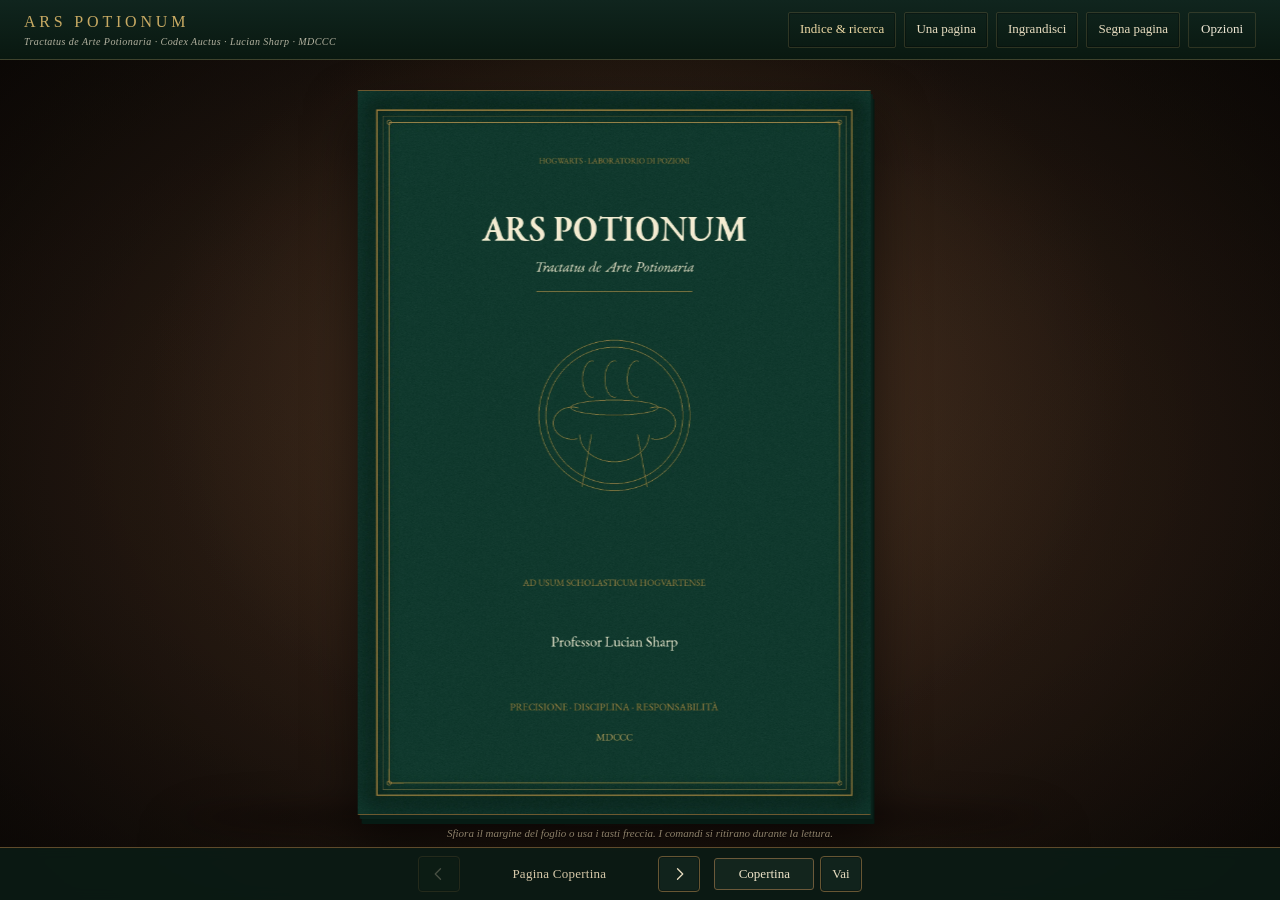
<file: index.html>
<!doctype html>
<html lang="it">
<head>
<meta charset="utf-8">
<meta name="viewport" content="width=device-width,initial-scale=1">
<meta http-equiv="Cache-Control" content="no-cache, no-store, must-revalidate">
<meta http-equiv="Pragma" content="no-cache">
<meta http-equiv="Expires" content="0">
<link rel="icon" href="./favicon.ico?v=20261101-fixed" sizes="16x16 32x32 48x48 64x64">
<link rel="icon" href="./favicon.svg?v=20261101-fixed" type="image/svg+xml" sizes="any">
<link rel="apple-touch-icon" href="./favicon.png?v=20261101-fixed" sizes="180x180">
<title>Ars Potionum · Manuale di Pozioni</title>
<meta name="robots" content="noarchive">
<style>
html,body{margin:0;width:100%;height:100%;overflow:hidden;background:#071811}
#book{display:block;width:100%;height:100%;border:0}
#scholar-presence{display:none!important}
@media print{html,body,#book,#scholar-presence{display:none!important}}
</style>
</head>
<body>
<iframe id="book" src="viewer/ars-potionum-viewer.html?v=20261101-single-turn-2" title="Ars Potionum" allow="fullscreen" allowfullscreen></iframe>

<div id="scholar-presence" aria-live="polite">
  <span class="presence-dot" aria-hidden="true"></span>
  <span id="scholar-presence-text">0 studiosi online</span>
</div>

<script>
(() => {
  const frame = document.getElementById('book');
  const blockedShortcut = (e) => {
    const k = String(e.key || '').toLowerCase();
    const cmd = e.ctrlKey || e.metaKey;
    if (
      (cmd && ['s','u','p'].includes(k)) ||
      (cmd && e.shiftKey && ['i','j','c'].includes(k)) ||
      k === 'f12'
    ) {
      e.preventDefault();
      e.stopPropagation();
      return false;
    }
  };

  const installInlinePresence = (viewerDoc) => {
    try {
      const inner = viewerDoc.getElementById('content');
      if (!inner) return;

      const install = () => {
        try {
          const d = inner.contentDocument;
          if (!d || !d.body || d.getElementById('scholar-presence-inline')) return;

          const normalize = value => String(value || '').replace(/\s+/g, ' ').trim();
          let tabula = d.getElementById('chapters');
          if (!tabula) {
            const nodes = Array.from(d.querySelectorAll('select,button,[role="button"],[role="combobox"],div,span'));
            tabula = nodes.find(el => normalize(el.textContent).includes('Tabula Materiarum'));
          }
          if (!tabula || !tabula.parentNode) return;

          const badge = d.createElement('span');
          badge.id = 'scholar-presence-inline';
          badge.setAttribute('aria-live', 'polite');
          badge.style.cssText = [
            'display:inline-flex',
            'align-items:center',
            'justify-content:center',
            'gap:6px',
            'flex:0 0 auto',
            'box-sizing:border-box',
            'min-height:38px',
            'padding:7px 10px',
            'margin-right:8px',
            'border:1px solid rgba(190,155,80,.55)',
            'border-radius:6px',
            'background:rgba(8,35,26,.72)',
            'color:#e8dfbf',
            'font:italic 11px/1.2 Georgia,"Times New Roman",serif',
            'white-space:nowrap',
            'pointer-events:none',
            'user-select:none',
            'vertical-align:middle'
          ].join(';');

          const dot = d.createElement('span');
          dot.setAttribute('aria-hidden','true');
          dot.style.cssText = 'width:5px;height:5px;border-radius:50%;background:#9bae7b;box-shadow:0 0 5px rgba(155,174,123,.35);flex:0 0 auto';

          const text = d.createElement('span');
          text.id = 'scholar-presence-inline-text';
          const fallback = document.getElementById('scholar-presence-text');
          text.textContent = fallback ? fallback.textContent : '0 studiosi online';

          badge.append(dot, text);
          tabula.parentNode.insertBefore(badge, tabula);

          const fitToolbar = () => {
            try {
              const vw = d.documentElement.clientWidth || inner.clientWidth || 0;
              if (vw < 760) {
                badge.style.minHeight = '32px';
                badge.style.padding = '5px 7px';
                badge.style.fontSize = '9px';
                badge.style.marginRight = '5px';
              }

              const parent = tabula.parentElement;
              if (!parent || vw < 760) return;
              const children = Array.from(parent.children).filter(el => {
                const s = d.defaultView.getComputedStyle(el);
                return s.display !== 'none' && s.position !== 'absolute' && s.position !== 'fixed';
              });
              const rightEdge = Math.max(...children.map(el => el.getBoundingClientRect().right));
              const overflow = rightEdge - (vw - 10);
              const rect = tabula.getBoundingClientRect();
              if (overflow > 0 && rect.width > 220) {
                const width = Math.max(220, Math.floor(rect.width - overflow - 8));
                tabula.style.width = width + 'px';
                tabula.style.maxWidth = width + 'px';
                tabula.style.minWidth = '0';
                tabula.style.flex = '0 1 ' + width + 'px';
                tabula.style.whiteSpace = 'nowrap';
                tabula.style.overflow = 'hidden';
                tabula.style.textOverflow = 'ellipsis';
              }
            } catch (_) {}
          };

          d.defaultView.requestAnimationFrame(fitToolbar);
          d.defaultView.addEventListener('resize', fitToolbar, {passive:true});
        } catch (_) {}
      };

      if (!inner.__arsPresenceBound) {
        inner.__arsPresenceBound = true;
        inner.addEventListener('load', install);
      }
      install();
      window.setTimeout(install, 300);
      window.setTimeout(install, 1200);
    } catch (_) {}
  };

  const protect = () => {
    try {
      const d = frame.contentDocument;
      const w = frame.contentWindow;
      if (!d || !w) return;

      installInlinePresence(d);

      const download = d.getElementById('download');
      if (download) download.remove();

      const style = d.createElement('style');
      style.textContent = `
        img{-webkit-user-drag:none!important;user-drag:none!important}
        @media print{html,body{display:none!important}}
      `;
      d.head.appendChild(style);

      d.addEventListener('contextmenu', e => e.preventDefault(), true);
      d.addEventListener('dragstart', e => e.preventDefault(), true);
      d.addEventListener('selectstart', e => e.preventDefault(), true);
      d.addEventListener('copy', e => e.preventDefault(), true);
      d.addEventListener('cut', e => e.preventDefault(), true);
      d.addEventListener('keydown', blockedShortcut, true);
      w.addEventListener('keydown', blockedShortcut, true);
    } catch (_) {}
  };

  frame.addEventListener('load', protect);
  document.addEventListener('contextmenu', e => e.preventDefault(), true);
  document.addEventListener('dragstart', e => e.preventDefault(), true);
  document.addEventListener('keydown', blockedShortcut, true);
})();

(() => {
  const label = document.getElementById('scholar-presence-text');
  if (!label) return;

  const API = 'https://abacus.jasoncameron.dev';
  const NAMESPACE = 'ars-potionum-razor5489-presence-9f3b2c7a';
  const MARKER = 'arsPotionumPresenceMinuteV2';
  let syncing = false;

  const render = (count) => {
    const n = Math.max(0, Number(count) || 0);
    const text = n === 1 ? '1 studioso online' : `${n} studiosi online`;
    label.textContent = text;
    try {
      const outer = document.getElementById('book');
      const viewerDoc = outer && outer.contentDocument;
      const inner = viewerDoc && viewerDoc.getElementById('content');
      const bookDoc = inner && inner.contentDocument;
      const inline = bookDoc && bookDoc.getElementById('scholar-presence-inline-text');
      if (inline) inline.textContent = text;
    } catch (_) {}
  };

  const minuteId = () => String(Math.floor(Date.now() / 60000));
  const counterKey = (minute) => `online-${minute}`;

  const readCounter = async (minute) => {
    const res = await fetch(`${API}/get/${NAMESPACE}/${counterKey(minute)}?t=${Date.now()}`, {
      cache: 'no-store',
      mode: 'cors'
    });
    if (res.status === 404) return 0;
    if (!res.ok) throw new Error(`Presence read failed: ${res.status}`);
    const data = await res.json();
    return Math.max(0, Number(data.value) || 0);
  };

  const hitCounter = async (minute) => {
    const res = await fetch(`${API}/hit/${NAMESPACE}/${counterKey(minute)}?t=${Date.now()}`, {
      cache: 'no-store',
      mode: 'cors'
    });
    if (!res.ok) throw new Error(`Presence hit failed: ${res.status}`);
    const data = await res.json();
    return Math.max(0, Number(data.value) || 0);
  };

  const syncPresence = async () => {
    if (syncing) return;
    syncing = true;
    const minute = minuteId();
    let hitValue = null;

    try {
      let lastMinute = null;
      try { lastMinute = localStorage.getItem(MARKER); } catch (_) {}

      if (lastMinute !== minute) {
        try { localStorage.setItem(MARKER, minute); } catch (_) {}
        try {
          hitValue = await hitCounter(minute);
        } catch (error) {
          try {
            if (localStorage.getItem(MARKER) === minute) localStorage.removeItem(MARKER);
          } catch (_) {}
          throw error;
        }
      }

      const current = await readCounter(minute).catch(() => hitValue);
      if (current !== null && current !== undefined) render(current);
    } catch (_) {
      if (hitValue !== null) render(hitValue);
    } finally {
      syncing = false;
    }
  };

  syncPresence();
  window.setInterval(syncPresence, 5000);
  window.addEventListener('focus', syncPresence);
  window.addEventListener('pageshow', syncPresence);
  document.addEventListener('visibilitychange', () => {
    if (!document.hidden) syncPresence();
  });
})();
</script>
</body>
</html>
</file>
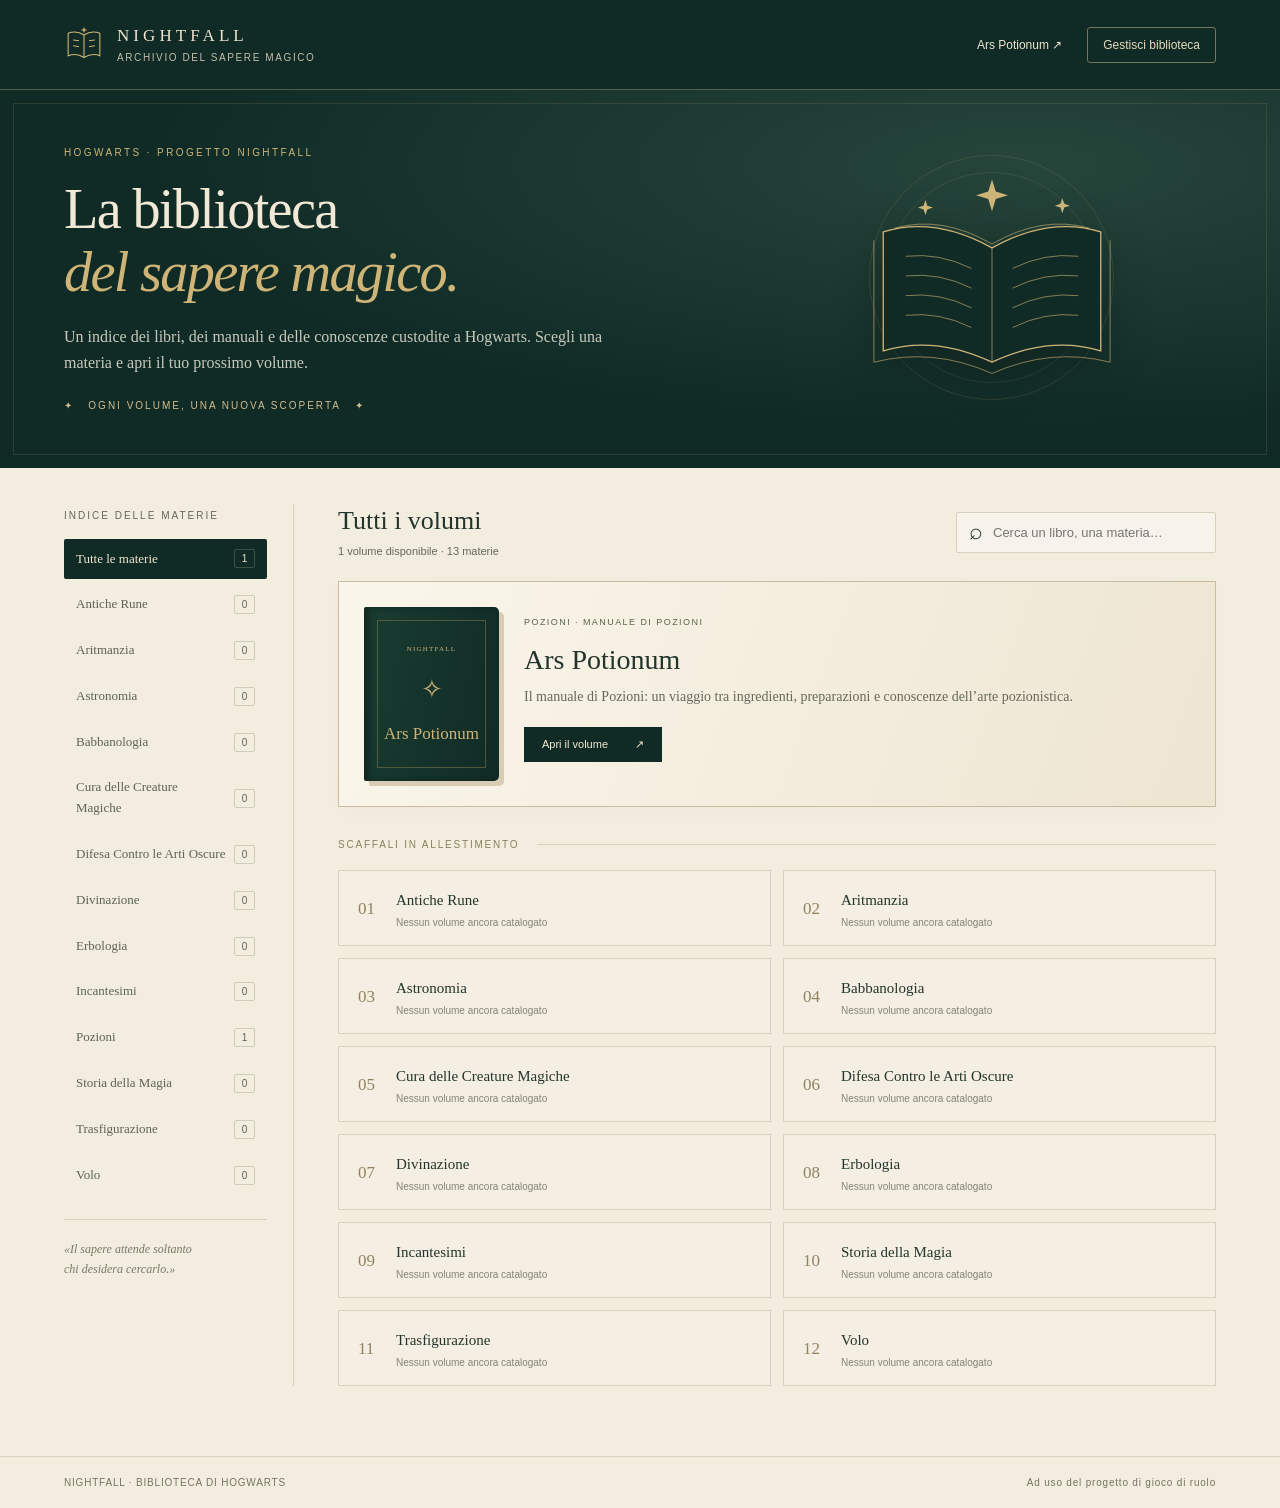
<file: glossario.html>
<!doctype html>
<html lang="it">
<head>
<meta charset="utf-8"><meta name="viewport" content="width=device-width,initial-scale=1">
<title>Biblioteca di Hogwarts · Nightfall</title>
<meta name="description" content="Il glossario dei libri di Hogwarts per Nightfall. Esplora i volumi e i manuali, materia per materia."><meta name="theme-color" content="#102b26">
<link rel="icon" href="data:image/svg+xml,%3Csvg xmlns='http://www.w3.org/2000/svg' viewBox='0 0 64 64'%3E%3Crect width='64' height='64' rx='14' fill='%23102b26'/%3E%3Cpath d='M12 17q10-4 20 2 10-6 20-2v32q-10-4-20 2-10-6-20-2zM32 19v32' stroke='%23d2b578' stroke-width='3' fill='none'/%3E%3C/svg%3E">
<style>
:root{--green:#102b26;--deep:#0a1e1a;--gold:#cfb477;--paper:#f3eddf;--ink:#23342c;--muted:#666959;--line:#d8cfbc;--red:#743c3a}*{box-sizing:border-box}body{margin:0;background:var(--paper);color:var(--ink);font:16px/1.6 Georgia,'Times New Roman',serif}button,input,select,textarea{font:inherit}button,a{touch-action:manipulation}button{cursor:pointer}button:focus-visible,a:focus-visible,input:focus-visible,select:focus-visible,textarea:focus-visible{outline:3px solid #a47d31;outline-offset:4px}a{color:inherit}button{border:0}header{background:var(--green);color:#eee4cf;border-bottom:1px solid #526048;padding:22px 5vw;display:flex;align-items:center;justify-content:space-between;gap:20px}.brand{display:flex;align-items:center;gap:13px;text-decoration:none}.brand svg{width:40px;height:40px;color:var(--gold)}.wordmark{letter-spacing:.24em;font-size:17px}.brand small{display:block;letter-spacing:.16em;font:10px/1.8 Arial,sans-serif;color:#c4bda9}.toplinks{display:flex;gap:25px;align-items:center;font:12px Arial,sans-serif}.toplinks a{text-decoration:none}.manage{background:none;color:#e7d9ba;border:1px solid #74775a;padding:10px 15px;border-radius:3px}.hero{background:radial-gradient(ellipse at 80% 20%,#26453b 0,transparent 60%),var(--green);color:#f1e8d5;padding:55px 5vw 57px;display:grid;grid-template-columns:1.5fr 1fr;gap:30px;position:relative;overflow:hidden}.hero:after{content:'';position:absolute;inset:13px;pointer-events:none;border:1px solid #cfb47725}.eyebrow{font:10px/1.5 Arial,sans-serif;letter-spacing:.24em;text-transform:uppercase;color:var(--gold)}h1{font-weight:400;font-size:clamp(37px,4.4vw,65px);line-height:1.12;margin:18px 0 20px;letter-spacing:-.03em}h1 em{color:var(--gold);font-weight:400}.hero p{color:#c8cabc;max-width:540px;font-size:16px;margin:0}.hero-art{display:flex;align-items:center;justify-content:center;position:relative}.hero-art svg{width:300px;max-width:100%;color:var(--gold);filter:drop-shadow(0 15px 20px #0004)}.hero-art .circle{position:absolute;width:245px;height:245px;border:1px solid #cfb47725;border-radius:50%}.hero-art .circle:after{content:'';position:absolute;inset:16px;border:1px solid #cfb47720;border-radius:50%}.hero-note{margin-top:24px;font:10px Arial,sans-serif;letter-spacing:.2em;color:#d1bd8d}.layout{max-width:1440px;margin:auto;padding:36px 5vw 70px;display:grid;grid-template-columns:230px minmax(0,1fr);gap:44px}aside{border-right:1px solid var(--line);padding-right:26px}.sectionlabel{font:10px Arial,sans-serif;letter-spacing:.2em;text-transform:uppercase;color:var(--muted);margin:6px 0 18px}.subjects{display:grid;gap:5px}.subject{display:flex;align-items:center;justify-content:space-between;gap:8px;text-align:left;background:none;color:#5d6357;padding:10px 12px;border-radius:2px;font-size:13px}.subject[aria-pressed=true]{background:var(--green);color:#f1e6cd}.count{font:10px Arial,sans-serif;border:1px solid #8c92715c;min-width:21px;text-align:center;padding:3px;border-radius:2px;flex-shrink:0}.sidenote{font-size:12px;font-style:italic;color:#787967;border-top:1px solid var(--line);margin-top:24px;padding-top:20px}.toolbar{display:flex;align-items:center;justify-content:space-between;gap:20px;margin-bottom:24px}h2{font-size:26px;font-weight:400;line-height:1.3;margin:0}.results{font:11px Arial,sans-serif;color:var(--muted);margin-top:8px}.search{position:relative;width:260px}.search input{width:100%;background:#fff5;border:1px solid var(--line);padding:12px 14px 12px 36px;font:13px Arial,sans-serif;border-radius:2px;color:var(--ink)}.search span{position:absolute;left:13px;top:7px;font-size:23px}.bookcard{display:grid;grid-template-columns:135px 1fr;gap:25px;padding:25px;border:1px solid #c9bd9f;background:linear-gradient(110deg,#faf6eb,#eee5d2);position:relative;box-shadow:0 5px 20px #402c1105}.cover{min-height:174px;background:linear-gradient(100deg,#193c31,#102b26);color:var(--gold);padding:13px;border-radius:2px 5px 5px 2px;box-shadow:5px 5px 0 #d8ccb2,inset 5px 0 6px #0005;display:flex;text-align:center;flex-direction:column;align-items:center;justify-content:center}.cover-inner{border:1px solid #b89a585f;width:100%;height:100%;padding:17px 6px;display:flex;align-items:center;justify-content:center;flex-direction:column;gap:14px}.cover-name{font-size:17px;line-height:1.2;overflow-wrap:anywhere}.cover-symbol{font-size:26px}.cover small{font-size:7px;letter-spacing:.17em}.bookcard h3{font-weight:400;font-size:28px;line-height:1.2;margin:10px 0}.tag{font:9px Arial,sans-serif;letter-spacing:.16em;text-transform:uppercase;color:#596447}.bookcard p{font-size:14px;color:var(--muted);margin:10px 0 18px;max-width:570px;overflow-wrap:anywhere}.read{display:inline-flex;gap:27px;align-items:center;background:var(--green);color:#f6ead1;text-decoration:none;padding:10px 17px;font:11px Arial,sans-serif;border:1px solid var(--green)}.read:hover{background:#284b3b}.author{font-size:11px;color:#747765;margin:12px 0 0}.divider{display:flex;gap:18px;align-items:center;color:#8b805d;font:10px Arial,sans-serif;letter-spacing:.18em;text-transform:uppercase;margin:32px 0 20px}.divider:after{content:'';flex:1;height:1px;background:var(--line)}.emptygrid{display:grid;grid-template-columns:repeat(2,minmax(0,1fr));gap:12px}.emptycard{border:1px solid var(--line);padding:17px 19px;background:#ffffff20;display:flex;gap:14px;align-items:center}.roman{color:#908260;font-size:17px;min-width:24px}.emptycard h3{font-size:15px;font-weight:400;margin:0}.emptycard p{font:10px Arial,sans-serif;color:#858471;margin:5px 0 0}.books{display:grid;gap:16px}.noresult{border:1px dashed var(--line);padding:40px;text-align:center;color:var(--muted)}footer{border-top:1px solid var(--line);padding:20px 5vw;display:flex;justify-content:space-between;gap:15px;font:10px Arial,sans-serif;letter-spacing:.08em;color:#767462}.draftbanner{background:#e8d9b9;color:#5a4226;padding:12px 5vw;font:12px Arial,sans-serif}.draftbanner[hidden]{display:none}dialog{border:1px solid #a38e60;border-radius:4px;background:var(--paper);color:var(--ink);width:min(760px,94vw);max-height:90dvh;padding:26px;box-shadow:0 20px 100px #0007}dialog::backdrop{background:#061d17b8;backdrop-filter:blur(3px)}.dialogtop{display:flex;justify-content:space-between;align-items:center;gap:20px}.close{background:none;font-size:26px;color:var(--ink)}.notice{font:12px/1.6 Arial,sans-serif;color:#65614f;background:#e8e0cd;padding:14px;margin:18px 0}.formgrid{display:grid;grid-template-columns:1fr 1fr;gap:13px}label{display:block;font:12px/1.5 Arial,sans-serif}label input,label textarea,label select{width:100%;margin-top:5px;padding:10px;border:1px solid #c6bda9;background:#fff9;color:var(--ink);border-radius:2px;font:14px Arial,sans-serif}.full{grid-column:1/-1}.actions{display:flex;gap:10px;flex-wrap:wrap;margin:18px 0}.btn{padding:11px 15px;border:1px solid #b4aa91;color:var(--ink);background:transparent;font:12px Arial,sans-serif;border-radius:2px}.primary{background:var(--green);color:var(--paper);border-color:var(--green)}.editorlist{display:grid;gap:8px;margin:12px 0 24px}.editorrow{display:flex;align-items:center;justify-content:space-between;gap:10px;border-bottom:1px solid var(--line);padding:9px 0}.editorrow strong{font-size:15px;font-weight:400;overflow-wrap:anywhere}.editorrow small{display:block;font:10px Arial,sans-serif;color:var(--muted)}.editorrow .btn{padding:7px;font-size:10px}.status{font:12px Arial,sans-serif;color:#4e613c;min-height:18px}.instructions{font:12px/1.8 Arial,sans-serif}.instructions ol{padding-left:20px}.deleteconfirm{font:12px Arial,sans-serif;background:#ead6cd;padding:12px}.deleteconfirm[hidden]{display:none}details{border-top:1px solid var(--line);padding-top:16px}summary{cursor:pointer;font:13px Arial,sans-serif}body:has(dialog[open]){overflow:hidden}@media(min-width:1600px){.hero{padding-left:max(5vw,calc((100vw - 1296px)/2));padding-right:max(5vw,calc((100vw - 1296px)/2))}}@media(max-width:850px){.layout{grid-template-columns:185px 1fr;gap:23px}.toolbar{align-items:flex-start;flex-direction:column}.search{width:100%}.hero-art svg{width:230px}.hero-art .circle{width:190px;height:190px}.emptygrid{grid-template-columns:1fr}}@media(max-width:600px){header{padding:17px 6vw}.toplinks>a{display:none}.manage{font-size:10px;padding:9px}.wordmark{font-size:14px}.brand svg{width:30px}.hero{padding:38px 6vw;display:block}.hero-art{display:none}.hero p{font-size:14px}.layout{padding:25px 6vw 40px;display:block}aside{border-right:0;padding:0;margin-bottom:26px}.subjects{display:flex;overflow-x:auto;padding:4px 2px 10px}.subject{white-space:nowrap;flex-shrink:0;border:1px solid var(--line);font-size:12px}.sidenote{display:none}.sectionlabel{margin-bottom:9px}.toolbar{gap:15px}h2{font-size:25px}.bookcard{grid-template-columns:85px 1fr;padding:17px;gap:18px}.cover{min-height:135px;padding:8px;align-self:start}.cover-inner{padding:10px 3px;gap:12px}.cover-name{font-size:13px}.cover small{font-size:6px}.bookcard h3{font-size:23px}.bookcard p{font-size:12px}.read{gap:12px;font-size:10px;padding:10px 12px}.formgrid{grid-template-columns:1fr}.full{grid-column:auto}dialog{padding:18px}.editorrow{align-items:flex-start;flex-direction:column}footer{font-size:8px}.hero-note{font-size:8px}.emptygrid{grid-template-columns:1fr}}
@media(prefers-reduced-motion:no-preference){.read,.subject,.btn{transition:background .18s,color .18s}}
</style>
</head>
<body>
<header><a class="brand" href="./glossario.html" aria-label="Nightfall, biblioteca"><svg viewBox="0 0 48 48" fill="none" aria-hidden="true"><path d="M5 10q10-4 19 2 9-6 19-2v27q-9-4-19 2-9-6-19-2zM24 12v27M11 18l7 1m-7 6 7 1m12-7 7-1m-7 8 7-1" stroke="currentColor" stroke-width="1.3"/><path d="m24 2 1 3 3 1-3 1-1 3-1-3-3-1 3-1z" fill="currentColor"/></svg><span><span class="wordmark">NIGHTFALL</span><small>ARCHIVIO DEL SAPERE MAGICO</small></span></a><nav class="toplinks" aria-label="Navigazione principale"><a href="https://razor5489.github.io/Ars-Potium/" target="_blank" rel="noopener noreferrer">Ars Potionum ↗</a><button class="manage" id="manage">Gestisci biblioteca</button></nav></header>
<div class="draftbanner" id="draftbanner" hidden>Stai visualizzando una bozza locale. Per pubblicarla, scarica l’HTML aggiornato e caricalo su GitHub.</div>
<section class="hero"><div><div class="eyebrow">Hogwarts · Progetto Nightfall</div><h1>La biblioteca<br><em>del sapere magico.</em></h1><p>Un indice dei libri, dei manuali e delle conoscenze custodite a Hogwarts. Scegli una materia e apri il tuo prossimo volume.</p><div class="hero-note">✦ &nbsp; OGNI VOLUME, UNA NUOVA SCOPERTA &nbsp; ✦</div></div><div class="hero-art" aria-hidden="true"><div class="circle"></div><svg viewBox="0 0 320 230" fill="none"><path d="M44 66q55-17 116 17 61-34 116-17v127q-55-17-116 12-61-29-116-12z" fill="#102b26" stroke="currentColor" stroke-width="1.4"/><path d="M34 75v130q63-16 126 12 63-28 126-12V75M160 83v122M56 62q51-14 104 17 53-31 104-17M68 92q36-4 70 13m-70 8q36-4 70 13m-70 8q36-4 70 13m-70 8q36-4 70 13m44-63q34-17 70-13m-70 34q34-17 70-13m-70 34q34-17 70-13m-70 34q34-17 70-13" stroke="currentColor" stroke-width="1" opacity=".65"/><path d="m160 10 4 13 13 4-13 4-4 13-4-13-13-4 13-4zM89 32l2 6 6 2-6 2-2 6-2-6-6-2 6-2zM235 30l2 6 6 2-6 2-2 6-2-6-6-2 6-2z" fill="currentColor"/></svg></div></section>
<div class="layout"><aside><div class="sectionlabel">Indice delle materie</div><nav class="subjects" id="subjects" aria-label="Filtra per materia"></nav><div class="sidenote">«Il sapere attende soltanto<br>chi desidera cercarlo.»</div></aside><main id="main"><div class="toolbar"><div><h2 id="heading">Tutti i volumi</h2><div class="results" id="results" role="status"></div></div><label class="search"><span aria-hidden="true">⌕</span><input id="search" type="search" placeholder="Cerca un libro, una materia…" aria-label="Cerca nella biblioteca"></label></div><div id="books" class="books"></div><div id="waiting"></div></main></div>
<footer><span>NIGHTFALL · BIBLIOTECA DI HOGWARTS</span><span>Ad uso del progetto di gioco di ruolo</span></footer>
<dialog id="editor" aria-labelledby="editorTitle"><div class="dialogtop"><h2 id="editorTitle">Il registro del bibliotecario</h2><button class="close" id="closeEditor" aria-label="Chiudi gestione">×</button></div><p class="notice">Aggiungi i link e scarica il file HTML aggiornato. Le modifiche in questa pagina sono una <strong>bozza locale</strong>: diventano visibili a tutti soltanto dopo il caricamento su GitHub. Questo pannello non richiede credenziali e non modifica direttamente il sito pubblico.</p><form id="bookform"><div class="formgrid"><label>Titolo del libro *<input id="title" required maxlength="120" placeholder="Es. Manuale di Incantesimi"></label><label>Materia *<input id="subjectInput" list="subjectOptions" required maxlength="80" placeholder="Scegli o scrivi una materia"><datalist id="subjectOptions"></datalist></label><label class="full">Link del libro *<input id="url" type="url" required maxlength="2000" placeholder="https://…"></label><label class="full">Descrizione<textarea id="description" rows="2" maxlength="500" placeholder="Una breve presentazione del volume"></textarea></label><label>Autore / professore<input id="author" maxlength="100" placeholder="Facoltativo"></label><label>Tipologia<input id="kind" maxlength="60" placeholder="Es. Manuale, dispensa, raccolta"></label></div><div class="actions"><button class="btn primary" type="submit" id="saveBook">Aggiungi libro</button><button class="btn" type="button" id="resetForm">Nuovo libro</button></div></form><p class="status" id="status" role="status"></p><div class="sectionlabel">Volumi nel registro</div><div class="editorlist" id="editorlist"></div><div class="deleteconfirm" id="deleteconfirm" hidden>Eliminare questo libro dalla bozza? <button class="btn" id="confirmDelete">Elimina</button> <button class="btn" id="cancelDelete">Annulla</button></div><div class="actions"><button class="btn primary" id="download">↓ Scarica HTML aggiornato</button></div><details><summary>Come pubblico i nuovi libri?</summary><div class="instructions"><ol><li>Aggiungi o modifica i libri nel registro.</li><li>Premi <strong>Scarica HTML aggiornato</strong>: otterrai <code>glossario.html</code>.</li><li>Apri <a href="https://github.com/Razor5489/Ars-Potium/upload/main" target="_blank" rel="noopener noreferrer">il caricamento file su GitHub ↗</a>, trascina il file nella cartella principale e conferma con <strong>Commit changes</strong>.</li><li>Attendi l’aggiornamento di GitHub Pages e ricarica questa pagina.</li></ol><p>Puoi aggiungere più libri alla stessa materia o scrivere una nuova materia. Conserva il file scaricato prima di chiudere la pagina.</p></div></details></dialog>
<script type="application/json" id="catalog-data">{"subjects":["Astronomia","Cura delle Creature Magiche","Difesa Contro le Arti Oscure","Divinazione","Erbologia","Incantesimi","Pozioni","Storia della Magia","Trasfigurazione","Antiche Rune","Aritmanzia","Babbanologia","Volo"],"books":[{"id":"ars-potionum","title":"Ars Potionum","subject":"Pozioni","url":"https://razor5489.github.io/Ars-Potium/","description":"Il manuale di Pozioni: un viaggio tra ingredienti, preparazioni e conoscenze dell’arte pozionistica.","author":"","kind":"Manuale di Pozioni"}]}</script>
<script>
'use strict';
const sourceTemplate=document.documentElement.cloneNode(true);
const initial=JSON.parse(document.getElementById('catalog-data').textContent);
let data=structuredClone(initial),selected='',editing=null,pendingDelete=null,dirty=false;
const $=id=>document.getElementById(id);
const normalize=s=>s.normalize('NFD').replace(/[\u0300-\u036f]/g,'').toLocaleLowerCase('it');
const allSubjects=()=>[...new Set([...data.subjects,...data.books.map(b=>b.subject)])].sort((a,b)=>a.localeCompare(b,'it'));
const el=(tag,cls,text)=>{const e=document.createElement(tag);if(cls)e.className=cls;if(text!==undefined)e.textContent=text;return e;};
function validUrl(value){try{const u=new URL(value);return ['https:','http:'].includes(u.protocol)&&!u.username&&!u.password;}catch{return false;}}
function render(){
 const subjects=allSubjects(),query=normalize($('search').value.trim());
 $('subjects').replaceChildren();
 for(const name of ['',...subjects]){const button=el('button','subject');button.type='button';button.setAttribute('aria-pressed',String(selected===name));button.append(el('span','',name||'Tutte le materie'),el('span','count',String(data.books.filter(b=>!name||b.subject===name).length)));button.onclick=()=>{selected=name;render();};$('subjects').append(button);}
 $('heading').textContent=selected||'Tutti i volumi';
 const filtered=data.books.filter(b=>(!selected||b.subject===selected)&&normalize([b.title,b.subject,b.author,b.description,b.kind].join(' ')).includes(query)).sort((a,b)=>a.title.localeCompare(b.title,'it'));
 $('results').textContent=`${filtered.length} ${filtered.length===1?'volume disponibile':'volumi disponibili'}${selected?' · '+selected:' · '+subjects.length+' materie'}`;
 $('books').replaceChildren();
 for(const book of filtered){const card=el('article','bookcard'),cover=el('div','cover'),inner=el('div','cover-inner');cover.setAttribute('aria-hidden','true');inner.append(el('small','','NIGHTFALL'),el('span','cover-symbol','✧'),el('span','cover-name',book.title));cover.append(inner);const body=el('div');body.append(el('span','tag',book.subject+(book.kind?' · '+book.kind:'')),el('h3','',book.title));if(book.description)body.append(el('p','',book.description));const link=el('a','read','Apri il volume');link.href=book.url;link.target='_blank';link.rel='noopener noreferrer';link.setAttribute('aria-label','Apri '+book.title+' (nuova scheda)');link.append(el('span','','↗'));body.append(link);if(book.author)body.append(el('div','author',book.author));card.append(cover,body);$('books').append(card);}
 if(!filtered.length)$('books').append(el('div','noresult',query?'Nessun volume corrisponde alla tua ricerca.':selected?'I volumi di questa materia saranno aggiunti al registro.':'La biblioteca è in attesa dei suoi primi volumi.'));
 $('waiting').replaceChildren();const empty=subjects.filter(s=>(!selected||s===selected)&&!data.books.some(b=>b.subject===s)&&(!query||normalize(s).includes(query)));
 if(empty.length){$('waiting').append(el('div','divider','Scaffali in allestimento'));const grid=el('div','emptygrid');empty.forEach((s,i)=>{const card=el('div','emptycard'),text=el('div');text.append(el('h3','',s),el('p','','Nessun volume ancora catalogato'));card.append(el('span','roman',String(i+1).padStart(2,'0')),text);grid.append(card);});$('waiting').append(grid);}
 $('draftbanner').hidden=!dirty;
}
function renderEditor(){
 $('subjectOptions').replaceChildren(...allSubjects().map(s=>{const o=el('option');o.value=s;return o;}));$('editorlist').replaceChildren();
 for(const b of data.books){const row=el('div','editorrow'),label=el('div'),controls=el('div');label.append(el('strong','',b.title),el('small','',b.subject));const edit=el('button','btn','Modifica'),del=el('button','btn','Elimina');edit.type=del.type='button';edit.onclick=()=>{editing=b.id;for(const key of ['title','url','description','author','kind'])$(key).value=b[key]||'';$('subjectInput').value=b.subject;$('saveBook').textContent='Salva modifiche';$('title').focus();};del.onclick=()=>{pendingDelete=b.id;$('deleteconfirm').hidden=false;};controls.append(edit,del);row.append(label,controls);$('editorlist').append(row);}
}
function resetForm(){editing=null;$('bookform').reset();$('saveBook').textContent='Aggiungi libro';}
$('search').oninput=render;
$('manage').onclick=()=>{renderEditor();$('editor').showModal();};$('closeEditor').onclick=()=>$('editor').close();$('resetForm').onclick=resetForm;
$('bookform').onsubmit=e=>{e.preventDefault();const book={id:editing||crypto.randomUUID(),title:$('title').value.trim(),subject:$('subjectInput').value.trim(),url:$('url').value.trim(),description:$('description').value.trim(),author:$('author').value.trim(),kind:$('kind').value.trim()};if(!book.title||!book.subject){$('status').textContent='Inserisci titolo e materia.';return;}if(!validUrl(book.url)){$('status').textContent='Inserisci un link HTTP o HTTPS valido, senza credenziali.';return;}const i=data.books.findIndex(b=>b.id===editing);if(i>=0)data.books[i]=book;else data.books.push(book);dirty=true;resetForm();render();renderEditor();$('status').textContent='Libro salvato nella bozza. Scarica l’HTML per conservarlo e pubblicarlo.';};
$('cancelDelete').onclick=()=>{pendingDelete=null;$('deleteconfirm').hidden=true;};$('confirmDelete').onclick=()=>{data.books=data.books.filter(b=>b.id!==pendingDelete);if(editing===pendingDelete)resetForm();pendingDelete=null;$('deleteconfirm').hidden=true;dirty=true;render();renderEditor();$('status').textContent='Libro eliminato dalla bozza.';};
$('download').onclick=()=>{const copy=sourceTemplate.cloneNode(true);copy.querySelector('#catalog-data').textContent=JSON.stringify(data).replace(/</g,'\\u003c');const blob=new Blob(['<!doctype html>\n'+copy.outerHTML],{type:'text/html;charset=utf-8'});const url=URL.createObjectURL(blob),a=el('a');a.href=url;a.download='glossario.html';document.body.append(a);a.click();a.remove();setTimeout(()=>URL.revokeObjectURL(url),30000);dirty=false;render();$('draftbanner').hidden=false;$('status').textContent='File scaricato. Caricalo su GitHub per aggiornare la biblioteca pubblica.';};
window.addEventListener('beforeunload',e=>{if(dirty){e.preventDefault();e.returnValue='';}});
render();
</script>
</body>
</html>
</file>
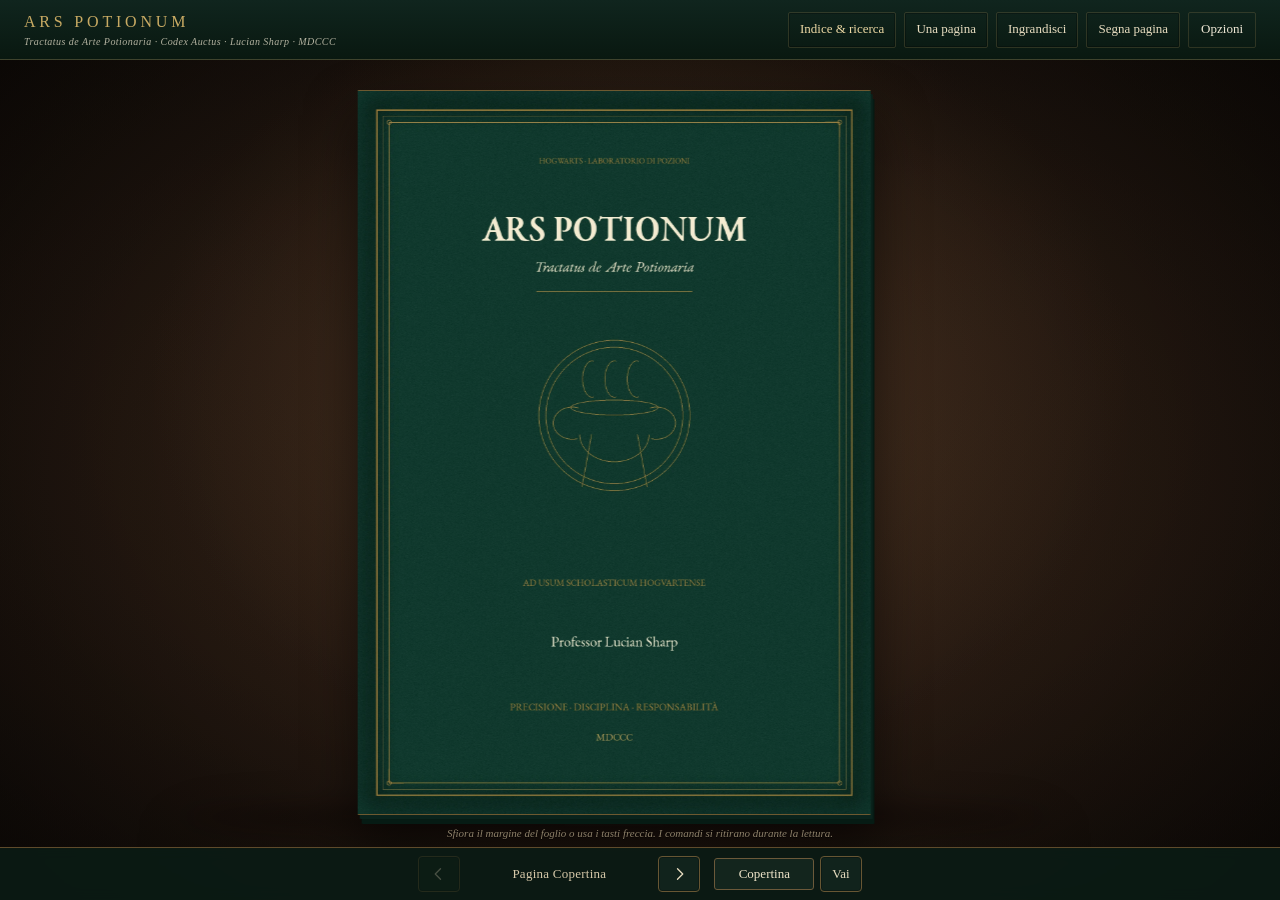
<file: viewer/ars-potionum-viewer.html>
<!doctype html>
<html lang="it">
<head>
<meta charset="utf-8">
<meta name="viewport" content="width=device-width,initial-scale=1">
<link rel="icon" href="../favicon.ico?v=20261101-fixed" sizes="16x16 32x32 48x48 64x64">
<link rel="icon" href="../favicon.svg?v=20261101-fixed" type="image/svg+xml" sizes="any">
<link rel="apple-touch-icon" href="../favicon.png?v=20261101-fixed" sizes="180x180">
<title>Ars Potionum · Manuale di Pozioni</title>
<meta name="theme-color" content="#071811">
<style>
html,body{margin:0;width:100%;height:100%;overflow:hidden;background:#071811}
#content{display:block;width:100%;height:100%;border:0}
@media print{html,body,#content{display:none!important}}
</style>
</head>
<body>
<iframe id="content" src="book-content.html?v=20261101-single-turn-2" title="Ars Potionum" allowfullscreen></iframe>
<script>
(() => {
  const frame = document.getElementById('content');
  const block = e => {
    const k = String(e.key||'').toLowerCase();
    const cmd = e.ctrlKey || e.metaKey;
    if ((cmd && ['s','u','p'].includes(k)) || (cmd && e.shiftKey && ['i','j','c'].includes(k)) || k === 'f12') {
      e.preventDefault(); e.stopPropagation(); return false;
    }
  };
  const protect = () => {
    try {
      const d = frame.contentDocument, w = frame.contentWindow;
      if (!d || !w) return;
      // Ogni apertura parte in muto; il pulsante gestisce poi l'attivazione.
      const soundControl = d.getElementById('sound');
      if (soundControl && soundControl.getAttribute('aria-pressed') === 'true') {
        soundControl.click();
      }
      if (!d.getElementById('chapter-navigation-script')) {
        const navigation = d.createElement('script');
        navigation.id = 'chapter-navigation-script';
        navigation.src = new URL('chapter-navigation.js?v=20261019-page-titles', location.href).href;
        d.body.appendChild(navigation);
      }
      if (!d.getElementById('single-page-turn-script')) {
        const singleTurn = d.createElement('script');
        singleTurn.id = 'single-page-turn-script';
        singleTurn.src = new URL('single-page-turn.js?v=20261101-single-turn-2', location.href).href;
        d.body.appendChild(singleTurn);
      }
      const download = d.getElementById('download');
      if (download) download.remove();
      if (!d.getElementById('background-music-script')) {
        const music = d.createElement('script');
        music.id = 'background-music-script';
        music.src = new URL('background-music.js?v=20261002-2', location.href).href;
        d.body.appendChild(music);
      }
      // Audio di sfogliamento (override leggero, senza modificare le pagine del libro).
      if (!d.getElementById('antique-page-audio-script')) {
        const paperAudio = d.createElement('script');
        paperAudio.id = 'antique-page-audio-script';
        paperAudio.src = new URL('antique-page-audio.js?v=20261019-paper5-muted', location.href).href;
        d.body.appendChild(paperAudio);
      }
      if (!d.getElementById('sound') && !d.getElementById('page-turn-sound-script')) {
        const sound = d.createElement('script');
        sound.id = 'page-turn-sound-script';
        sound.src = new URL('page-turn-sound.js?v=20261002-1', location.href).href;
        d.body.appendChild(sound);
      }
      d.addEventListener('contextmenu', e => e.preventDefault(), true);
      d.addEventListener('dragstart', e => e.preventDefault(), true);
      d.addEventListener('keydown', block, true);
      w.addEventListener('keydown', block, true);
    } catch (_) {}
  };
  frame.addEventListener('load', protect);
  document.addEventListener('contextmenu', e => e.preventDefault(), true);
  document.addEventListener('keydown', block, true);
})();
</script>
</body>
</html>
</file>
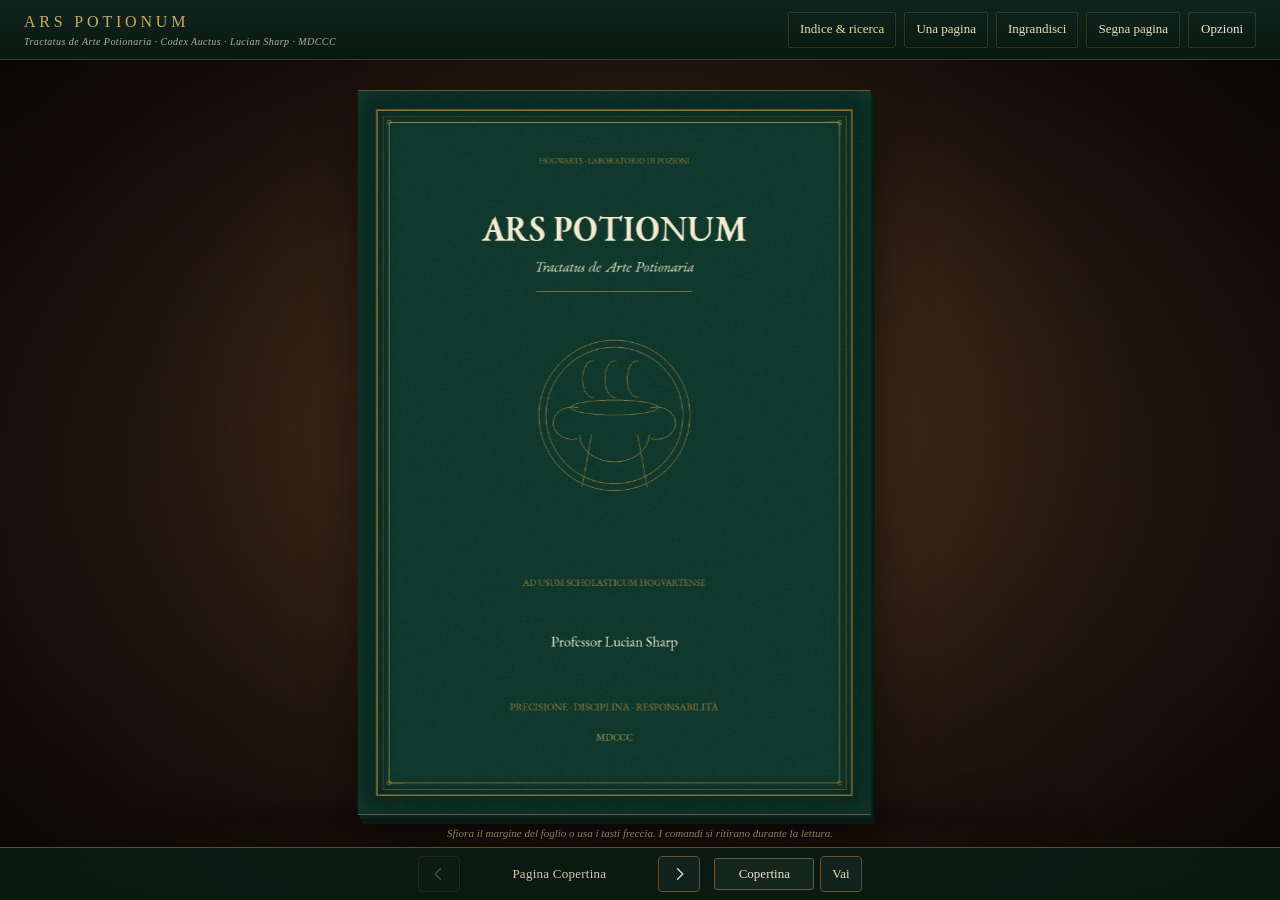
<file: viewer/book-content.html>
<!doctype html>
<html lang="it">
<head>
<meta charset="utf-8"><meta name="viewport" content="width=device-width,initial-scale=1">
<link rel="icon" href="../favicon.ico?v=20261101-fixed" sizes="16x16 32x32 48x48 64x64">
<link rel="icon" href="../favicon.svg?v=20261101-fixed" type="image/svg+xml" sizes="any">
<link rel="apple-touch-icon" href="../favicon.png?v=20261101-fixed" sizes="180x180">
<title>Ars Potionum · Edizione III.2 · Tractatus Auctus</title>
<meta name="rights" content="© 2026 Lucian Sharp AKA Razor · Ars Potionum · diritti riservati sugli elementi originali">
<meta name="tdm-reservation" content="1">
<meta name="robots" content="noai, noimageai">
<meta name="ai-policy" content="No AI training, no model ingestion and no text-and-data-mining without prior written authorization from the author">
<meta name="ars-potionum-edition-id" content="AP-LS-2026-F5498E14">
<!-- Ars Potionum · integrity fingerprint AP-LS-2026-F5498E14 -->
<!-- NightFall edition marker AP-NFRP-7D4C591A -->
<!-- TDM reservation marker AP-TDM-26-91F3C -->
<meta name="description" content="Ars Potionum, manuale storico di Pozioni del professor Lucian Sharp, Hogwarts MDCCC. Edizione ampliata con trattati di laboratorio, disciplina, autorizzazione e glossario.">
<style>
:root{
  --gold:#b8974e;--gold-soft:#8f7846;--cream:#f8f4e8;--ink:#252c25;
  --green:#173d30;--deep:#06120e;--wood:#25180f;--height:640px;--width:452.55px;
  --ui:#0c1d17e8;--ui-border:#5f4b2b;--turn-ms:940ms
}
*{box-sizing:border-box}
html,body{margin:0;width:100%;height:100%;overflow:hidden}
body{
  color:#eee7d5;font:15px/1.45 Georgia,'Times New Roman',serif;
  background:
    radial-gradient(ellipse at 50% 42%,#5a3e2860 0 22%,transparent 54%),
    radial-gradient(ellipse at 50% 55%,#352318 0,#21160f 58%,#0f0a07 100%);
}
body:after{
  content:"";position:fixed;inset:0;pointer-events:none;z-index:0;
  background:radial-gradient(ellipse at 50% 48%,transparent 45%,#0000002a 78%,#00000058 100%);
}
button,input,select{font:inherit}
button,select{
  color:#e8ddc0;border:1px solid #675633;background:#13261edb;border-radius:4px;
  padding:7px 11px;cursor:pointer;min-height:36px;box-shadow:inset 0 0 0 1px #0004;
  transition:background .18s ease,border-color .18s ease,opacity .18s ease
}
button:hover,select:hover{border-color:var(--gold);background:#1d352add}
button:disabled{opacity:.28;cursor:default}
button:focus-visible,select:focus-visible,input:focus-visible{outline:2px solid var(--gold);outline-offset:3px}
button svg{width:18px;height:18px;display:block;fill:none;stroke:currentColor;stroke-width:1.7;stroke-linecap:round;stroke-linejoin:round}

.shell{height:100%;display:flex;flex-direction:column;position:relative;z-index:1}
.top,.bottom{
  transition:opacity .38s ease,transform .38s ease;
  background:linear-gradient(180deg,#0d2119ec,#081710e3);border-color:var(--ui-border);
  z-index:20;backdrop-filter:blur(7px) saturate(.85)
}
.shell.idle .top{opacity:0;transform:translateY(-104%);pointer-events:none}
.shell.idle .bottom{opacity:0;transform:translateY(104%);pointer-events:none}
.top{display:flex;align-items:center;justify-content:space-between;gap:14px;padding:10px 22px;border-bottom:1px solid var(--ui-border)}
.brand strong{font-size:17px;letter-spacing:3.8px;color:#c8aa63;font-weight:400}
.brand span{display:block;color:#b2b19f;font-size:11px;font-style:italic;letter-spacing:.45px;margin-top:1px}
.tools{display:flex;align-items:center;gap:6px;font:13px/1.3 Georgia,serif}
select{max-width:230px}

.viewport{
  flex:1;min-height:0;overflow:hidden;position:relative;overscroll-behavior:contain;
  scrollbar-color:#705c39 #1d130d;
  background:radial-gradient(ellipse at 50% 50%,#51392544 0,#22170f42 58%,#0907058a 100%)
}
.canvas{min-width:100%;min-height:100%;width:100%;display:flex;align-items:center;justify-content:center;padding:32px 48px}
.stage{
  position:relative;width:calc(var(--width)*2);height:var(--height);perspective:3600px;perspective-origin:50% 47%;
  flex-shrink:0;transition:width .3s ease,height .3s ease;filter:drop-shadow(0 25px 25px #0008)
}
.stage:before{
  content:"";position:absolute;left:7%;right:7%;bottom:-12px;height:21px;border-radius:50%;
  background:#07040370;filter:blur(12px);z-index:-1;pointer-events:none
}
.book{width:100%;height:100%;position:relative;transform-style:preserve-3d;transition:transform 700ms cubic-bezier(.22,.65,.24,1);touch-action:pan-y}
.stage.cover .book{transform:translateX(-25%)}
.stage.end .book{transform:translateX(25%)}

.page{
  position:absolute;top:0;width:50%;height:100%;background:var(--cream);box-shadow:none!important;border-radius:1px;
  overflow:hidden;user-select:none;border-top:1px solid #c9ba91;border-bottom:1px solid #aa976b;isolation:isolate
}
.page.left{left:0}
.page.right{left:50%}
.stage:not(.single) .page.left{width:calc(50% + .45px)}
.stage:not(.single) .page.right{left:calc(50% - .45px);width:calc(50% + .45px)}
.page img,.face img{display:block;width:100%;height:100%;object-fit:fill;user-select:none;-webkit-user-drag:none;image-rendering:auto}
.page.blank{background:transparent;border:0;pointer-events:none}
.page:before,.page:after,.face:before,.face:after{content:none!important;display:none!important}
.binding{display:none!important}

/* Il movimento vive soltanto sul foglio in transito: nessuna ombra fissa al centro. */
.leaf{
  position:absolute;top:0;width:50%;height:100%;z-index:8;transform-style:preserve-3d;will-change:transform;
  pointer-events:none;-webkit-transform-style:preserve-3d
}
.leaf.forward{left:50%;transform-origin:left center}
.leaf.backward{left:0;transform-origin:right center}
.face{
  position:absolute;inset:0;backface-visibility:hidden;-webkit-backface-visibility:hidden;background:var(--cream);
  overflow:hidden;box-shadow:none!important;border-radius:1px;transform-style:preserve-3d
}
.face.front{transform:rotateY(0deg) translateZ(.35px)}
.face.back{transform:rotateY(180deg) translateZ(.35px)}

/* Le copertine restano più materiche senza creare bordi o riquadri artificiali nel foglio. */
.page[data-kind="cover"],.face[data-kind="cover"]{border-color:#6d5930;background:#0d392d}
.page[data-kind="divider"],.face[data-kind="divider"]{border-color:#b9a66f}

.stage.single{width:var(--width)}
.stage.single .book{transform:none}
.stage.single .page{left:0;width:100%}
.stage.single .page.left{display:none}
.stage.single .leaf{left:0;width:100%}
.stage.single .leaf.backward{transform-origin:right center}

.turn-area{
  position:absolute;top:0;bottom:0;width:18%;z-index:10;cursor:pointer;background:transparent!important;border:0!important;
  border-radius:0;opacity:0;box-shadow:none!important;outline:none!important;-webkit-appearance:none;appearance:none;padding:0
}
.turn-area:hover,.turn-area:focus,.turn-area:focus-visible,.turn-area:active{
  background:transparent!important;border:0!important;box-shadow:none!important;outline:none!important;opacity:0!important
}
.turn-area.prev{left:0}.turn-area.next{right:0}
.stage.cover .turn-area.prev,.stage.end .turn-area.next{display:none}

.bottom{display:flex;align-items:center;justify-content:center;gap:16px;padding:8px 20px;border-top:1px solid var(--ui-border);font:13px/1.4 Georgia,serif}
.pager{display:flex;align-items:center;gap:6px}
.pager input{
  width:48px;text-align:center;padding:6px 3px;border:1px solid #6b593a;background:#13251d;color:#eee4c9;
  border-radius:3px;appearance:textfield
}
.page-label{min-width:188px;text-align:center;color:#d7c9aa;letter-spacing:.25px}
.hint{
  font:italic 11px Georgia,serif;color:#b9aa8c;text-align:center;position:absolute;left:20px;right:20px;bottom:8px;
  pointer-events:none;text-shadow:0 1px #000;opacity:.75;transition:opacity .35s ease
}
.shell.idle .hint{opacity:0}
/* V3.4 — durante l’ingrandimento il suggerimento di navigazione non deve sovrapporsi alle pagine. */
.shell.zoomed .hint{display:none!important;opacity:0!important}
.sr{position:absolute;width:1px;height:1px;padding:0;margin:-1px;overflow:hidden;clip:rect(0,0,0,0);white-space:nowrap;border:0}
.loading{
  position:fixed;inset:0;background:radial-gradient(circle,#17392d,#07120e 70%);z-index:100;display:flex;flex-direction:column;
  justify-content:center;align-items:center;gap:14px;font-size:25px;letter-spacing:4px;color:#c7a65a;transition:opacity .35s ease
}
.loading small{font:italic 15px Georgia,serif;color:#c7c0a9;letter-spacing:.5px}
.loading[hidden]{display:none}
.page,.page.left,.page.right,.leaf,.face,.face.front,.face.back{box-shadow:none!important;text-shadow:none}

@media(max-width:900px){
  .top{padding:8px 10px;flex-wrap:wrap;gap:7px}.brand strong{font-size:15px;letter-spacing:2.7px}.brand span{display:none}
  .tools{gap:5px;flex-wrap:wrap}.tools button,.tools select{padding:6px 8px;min-height:34px;font-size:12px}select{max-width:155px}
  .canvas{padding:10px}.bottom{padding:7px 8px;gap:8px;flex-wrap:wrap}.page-label{min-width:135px;font-size:11px}.pager{gap:5px}
  .pager input{width:44px;padding:6px 3px}.hint{display:none}#full,#mode{display:none}.turn-area{width:26%}.stage{filter:drop-shadow(0 16px 16px #0007)}
}
@media(max-width:420px){.top{justify-content:center}.brand{width:100%;text-align:center}.tools{justify-content:center}.bottom{gap:6px}.pager button{padding:6px 8px}.canvas{padding:8px}}

/* V3.3 — giunzione centrale pulita durante l'ingrandimento.
   La maschera resta sotto il foglio animato (leaf z-index 8) e sopra le sole pagine statiche. */
.stage.zoomed:not(.single):not(.cover):not(.end) .book::after{
  content:"";position:absolute;top:0;bottom:0;left:50%;width:30px;transform:translateX(-50%);
  z-index:4;pointer-events:none;
  background:linear-gradient(90deg,
    rgba(249,244,232,0) 0%,
    rgba(249,244,232,.94) 17%,
    rgb(249,244,232) 32%,
    rgb(249,244,232) 68%,
    rgba(249,244,232,.94) 83%,
    rgba(249,244,232,0) 100%);
}
@media(prefers-reduced-motion:reduce){.book,.stage,.top,.bottom,.hint{transition:none}}
</style><link rel="stylesheet" href="reader-refinements.css?v=20261101"></head>
<body><div class="loading" id="loading">ARS POTIONUM<small>Il volume viene aperto…</small></div>
<main class="shell" id="shell" data-edition-fp="AP-LS-2026-F5498E14" data-origin-fp="AP-NFRP-7D4C591A" data-tdm-fp="AP-TDM-26-91F3C">
<header class="top"><div class="brand"><strong>ARS POTIONUM</strong><span>Tractatus de Arte Potionaria · Codex Auctus · Lucian Sharp · MDCCC</span></div><div class="tools">
<select id="chapters" aria-label="Vai a una sezione"><option value="">Tabula Materiarum · Indice</option></select>
<button id="mode" aria-label="Cambia fra una e due pagine">Una pagina</button><button id="zoom" aria-pressed="false">Ingrandisci</button>
<button id="sound" aria-pressed="true" title="Suono pagina">Suono</button>
<button id="full" aria-label="Attiva schermo intero" title="Schermo intero"><svg viewBox="0 0 24 24"><path d="M8 3H3v5m13-5h5v5M3 16v5h5m13-5v5h-5"/></svg></button>
</div></header>
<div class="viewport" id="viewport"><div class="canvas" id="canvas"><div class="stage cover" id="stage"><div class="book" id="book"><div class="page left blank" id="left"></div><div class="page right" id="right"></div><button class="turn-area prev" id="edgePrev" aria-label="Sfoglia indietro"></button><button class="turn-area next" id="edgeNext" aria-label="Sfoglia avanti"></button></div></div></div><div class="hint">Sfiora il margine del foglio o usa i tasti freccia. I comandi si ritirano durante la lettura.</div></div>
<footer class="bottom"><button id="prev" aria-label="Pagina precedente"><svg viewBox="0 0 24 24"><path d="m14 5-7 7 7 7"/></svg></button><span id="status" class="page-label" role="status" aria-live="polite"></span><button id="next" aria-label="Pagina successiva"><svg viewBox="0 0 24 24"><path d="m10 5 7 7-7 7"/></svg></button><form id="jump" class="pager"><label for="pageInput" class="sr">Vai alla pagina</label><input id="pageInput" type="number" min="1" max="62" value="1" aria-label="Numero di pagina"><button type="submit">Vai</button></form></footer>
<div class="sr" id="reading" aria-label="Testo delle pagine visibili"></div></main>
<script id="book-data" type="application/json">{"pages":[{"image":"pages/page-01.webp","text":"ARS POTIONUM\nTractatus de Arte Potionaria\nAd usum Scholasticum Hogvartense\nProfessor Lucian Sharp\nHogwarts · MDCCC","folio":"Copertina"},{"image":"pages/page-02.webp","text":"ARS POTIONUM\nPRAEFATIO\nL’arte della precisione\nPrefazione del professor Lucian Sharp\nLa ricetta non è un suggerimento. Il vostro compito è comprenderla prima di pretendere di migliorarla.\nIl volume accompagna sette anni di formazione e distingue sempre conoscenza, abilità e autorizzazione.\nLe formule proibite o controllate restano soggette alle disposizioni del professore.","folio":"02"},{"image":"pages/page-03.webp","text":"ARS POTIONUM\nTABULA MATERIARUM\nIndice del volume\nSette anni, un solo metodo.\nPraefatio · L’arte della precisione — 2\nCursus Septem Annorum — 4\nFondamenti e disciplina del laboratorio — 5\nAnte Ignem · Prima di accendere il fuoco — 08A\nCalderone, Ars Ignis e De Motu — 08B\nTempus e gli errori del giovane pozionista — 08E\nAnnus Primus · I fondamenti — 9\nAnnus Secundus · Il governo del calore — 12\nAnnus Tertius · Essenza e trasformazione — 15\nAnnus Quartus · Protezione e antidoti — 19\nAnnus Quintus · Preparazioni composte — 22\nAnnus Sextus · Potenza e responsabilità — 26\nDe Licentia · Conoscenza e autorizzazione — 26A\nAnnus Septimus · Disciplina avanzata — 30\nDe Praeparatis Prohibitis — 33\nIudicium Potionarii — 36A\nInventario degli ingredienti — 37\nDomande e risposte di fine percorso — 39\nLexicon et Glossarium Potionarium — 41\nFinis — 42\nMANUALE DIDATTICO DI POZIONI\n03","_ap_mark":"AP-P03-40BC-6A4C","_ls_provenance":"LS-F03-BF1E-FF69","_zwm":"⁠​‌‌​‌‌​​‌​‌​‌‌‌‌‌​​‌​‌‌‌​‌‌​‌‌​​‌​‌​‌‌​‌⁠","folio":"03"},{"image":"pages/page-04.webp","text":"ARS POTIONUM\nCURSUS SEPTEM ANNORUM\nIl percorso dei sette anni\nConoscenza, abilità e autorizzazione sono requisiti distinti.\nAnno 1 / Abilità 0 / Pozione Wiggenweld / Pagina 10\nAnno 1 / Abilità 0 / Stufato Vigoroso / Pagina 11\nAnno 2 / Abilità 5 / Pozione Pepata / Pagina 13\nAnno 2 / Abilità 5 / Pozione di Bellezza / Pagina 14\nAnno 3 / Abilità 10 / Essenza di Dittamo / Pagina 16\nAnno 3 / Abilità 10 / Pozione Gonfiante / Pagina 17\nAnno 3 / Abilità 10 / Pozione Rimpicciolente / Pagina 18\nAnno 4 / Abilità 15 / Antidoto Comune / Pagina 20\nAnno 4 / Abilità 20 / Pozione Edurus / Pagina 21\nAnno 5 / Abilità 25 / Wiggenweld Concentrata / Pagina 23\nAnno 5 / Abilità 30 / Ossofast / Pagina 24\nAnno 5 / Abilità 35 / Pozione Maxima / Pagina 25\nAnno 6 / Abilità 40 / Veleno di Bottega [T] / Pagina 27\nAnno 6 / Abilità 45 / Distillato della Morte Vivente / Pagina 28\nAnno 6 / Abilità 50 / Pozione dell’Invisibilità / Pagina 29\nAnno 7 / Abilità 60 / Distillato di Tempesta / Pagina 31\nAnno 7 / Abilità 80 / Felix Felicis / Pagina 32\n[T] Solo teoria. La presenza di una formula nel volume non conferisce da sola il diritto di produrla o impiegarla.\nMANUALE DIDATTICO DI POZIONI\n04","folio":"04"},{"image":"pages/page-05.webp","text":"ARS POTIONUM\nFONDAMENTI\nChe cos’è una pozione?\nUna formula è una sequenza di trasformazioni, non un elenco di oggetti.\nUna pozione è un preparato magico il cui risultato dipende dagli ingredienti, dalle loro\nquantità e dalle operazioni che li mettono in relazione. L’acqua, il calore, la mescolatura e\nl’intervento della bacchetta non sono elementi ornamentali: fanno parte della formula quando\nla ricetta li prescrive.\nFormula, procedimento, risultato\nLa formula stabilisce quali materiali occorrono. Il procedimento ordina le azioni. Il risultato è\nil prodotto estratto al termine della sequenza. Confondere questi tre livelli porta a errori\ncomuni: seguire l’ordine della lista ingredienti, saltare un comando ripetuto o scambiare la\nresa per un moltiplicatore delle dosi.\nFamiglie di studio\nIl corso distingue preparati di sostegno e cura, alterazioni corporee o percettive, antidoti,\npreparazioni di potenziamento e sostanze pericolose. Sono categorie didattiche: una pozione\npuò sollevare problemi appartenenti a più famiglie. Il loro studio non assegna effetti numerici\nnon documentati.\nAspetto e identificazione\nColore, odore e consistenza possono essere utili elementi descrittivi quando una fonte li\nriporta. Non bastano però a riconoscere una boccetta sconosciuta. Nel ricettario fornito tali\ncaratteristiche non sono specificate: non saranno usate come criteri inventati di riuscita.\nAssunzione e applicazione\nUna preparazione può essere destinata, nella finzione, a ingestione, applicazione esterna o\naltre forme di impiego. La destinazione deve essere documentata: il nome “essenza” non\nautorizza a bere il contenuto, così come “distillato” non impone da solo un particolare\ncomando di lavorazione.\nPrima domanda del pozionista: che cosa so davvero di questa formula, e\nda quale fonte lo so?\nMANUALE DIDATTICO DI POZIONI\n05","folio":"05"},{"image":"pages/page-06.webp","text":"ARS POTIONUM\nFONDAMENTI\nGli strumenti del mestiere\nOgni strumento prepara una condizione di lavoro controllabile.\nIl banco deve permettere di riconoscere ogni ingrediente, mantenere separate le scorte e\nseguire la ricetta senza cercare materiali durante una fase delicata. La cura dell’attrezzatura\nprecede la competenza tecnica.\nIl calderone\nIl riferimento descrive il peltro come materiale da principianti, l’ottone come scelta\nintermedia e il rame come materiale che richiede maggiore prontezza nel controllo della\npreparazione. Questa progressione appartiene alla teoria del testo: non modifica\nautomaticamente i tempi del ricettario di gioco.\nMateriale\nImpiego didattico\nAttenzione richiesta\nPeltro\nFondamenti e prime esercitazioni\nMetodo, pulizia e regolarità.\nOttone\nConfronto fra lavorazioni\nControllo più consapevole dei tempi.\nRame\nApprofondimento avanzato\nPrecisione e minore margine narrativo\nd’errore.\nDotazione del banco\nBilancia e misurini servono alla teoria della misura; mortaio, pestello e coltello alla\npreparazione degli ingredienti; mestolo e bacchetta svolgono funzioni differenti. Boccette\npulite, etichette e un registro completano la dotazione del corso.\nAttrezzi narrativi e comandi effettivi\nPestare, tagliare, filtrare e distillare possono essere oggetto di lezione, ma non vanno\naggiunti come passaggi operativi alle 17 ricette se la schermata non li richiede. Una\ndescrizione di roleplay può accompagnare un comando senza sostituirlo.\nFonte teorica: volume di riferimento, pp. 16-18. Nessuno sconto percentuale ai tempi è applicato alle formule di\nquesta edizione.\nMANUALE DIDATTICO DI POZIONI\n06","folio":"06"},{"image":"pages/page-07.webp","text":"ARS POTIONUM\nFONDAMENTI\nLeggere prima di accendere\nIl metodo comune a tutte le schede.\n1. Contare\nLa quantità accanto a un ingrediente indica il numero di unità richieste. Quando compaiono\ndue righe uguali di aggiunta, ciascuna è un’azione distinta. Il numero accanto al nome del\npreparato indica invece la resa finale.\n2. Ordinare\nL’elenco delle scorte non stabilisce la sequenza. Nell’Antidoto Comune, per esempio, la\nRadice Amara è elencata prima della Centinodia ma viene aggiunta dopo. Si esegue il\nprocedimento numerato, non la lista della spesa.\n3. Governare fiamma e attesa\n“Fuoco basso” e “Fuoco alto” sono impostazioni esplicite. Il valore prescritto si mantiene fino\na un nuovo comando o allo spegnimento. “Attendi tra i 3 e massimo 15 secondi” è un intervallo del gioco: non\ndiventa arbitrariamente un numero di minuti.\n4. Distinguere mescolamento e magia\nOrario e antiorario non sono equivalenti. Neppure “Agita la bacchetta” è un sinonimo di\nmescolare: è un comando autonomo. Non vengono aggiunti numeri di giri, formule verbali o\ngesti assenti dalle schermate.\n5. Chiudere la sequenza\nLe schede richiedono di spegnere il fuoco, aggiungere le Boccette Vuote e infine estrarre. Se\nle boccette sono due, si conservano due aggiunte. Il completamento di queste azioni fa parte\ndella ricetta tanto quanto l’inserimento degli ingredienti.\n6. Registrare\nAnnotare nome, formula utilizzata, requisito di abilità, scorte e deviazioni osservate. Non\ninventare un colore finale o un effetto per giustificare una preparazione riuscita soltanto in\napparenza. In caso di errore si segnala il problema al docente, senza improvvisare correzioni.\nMANUALE DIDATTICO DI POZIONI\n07","folio":"07"},{"image":"pages/page-08.webp","text":"ARS POTIONUM\nFONDAMENTI\nLa disciplina del laboratorio\nNorme didattiche del corso.\nL’accesso a una ricetta non autorizza da solo a prepararla. Per le esercitazioni occorrono\nl’anno assegnato, l’abilità minima richiesta dal gioco e l’autorizzazione del docente. Una\nscheda contrassegnata “solo teoria” resta esclusa dalla pratica anche quando il personaggio\nsupera la soglia tecnica.\nPrima dell’esercitazione\nLeggere tutta la sequenza; verificare scorte e boccette; liberare il banco; controllare che il\ncalderone sia adatto e integro; proteggere mani e occhi nella descrizione di laboratorio. I\nmateriali non identificati non entrano nel calderone.\nDurante il lavoro\nProcedere un comando alla volta. Comunicare le anomalie senza nasconderle. Non scambiare\ningredienti fra banchi, non provare il prodotto sugli altri e non assaggiare una preparazione\nper verificarne la riuscita. L’attenzione al compagno non sostituisce la supervisione del\ndocente.\nIn caso di errore\nInterrompere l’esercitazione e chiedere istruzioni. La documentazione ricevuta non descrive\nmeccaniche di recupero: non si promette che acqua, altro calore o un ingrediente aggiuntivo\npossano salvare una formula compromessa. Anche il fallimento va registrato.\nConservazione e consegna\nConsegnare il prodotto con nome e identificazione dell’autore secondo il regolamento\ndell’aula. Non attribuire scadenze, dosi di assunzione o compatibilità fra pozioni che il gioco\nnon documenta. Una boccetta senza etichetta non è materiale di esercitazione.\nDivieto assoluto di produzione nel corso\nI preparati illegali e quelli riservati alla teoria possono essere appresi, discussi e riconosciuti\nsu carta. Non possono essere prodotti. L’esame teorico non revoca questo divieto, né il\ndocente lo supera assegnando una dimostrazione pratica.\nMANUALE DIDATTICO DI POZIONI\n08","folio":"08"},{"image":"pages/page-09.webp","text":"ARS POTIONUM\nFONDAMENTI\nANTE IGNEM — Prima di accendere il fuoco\nLa preparazione comincia prima del calderone.\nNessuna formula dovrebbe essere iniziata senza averne prima letto l’intero procedimento. Ingredienti, quantità, contenitori e strumenti devono essere verificati prima che il fuoco venga acceso.\nPrima della preparazione: contare le scorte; preparare contenitori e strumenti; leggere l’intera sequenza; individuare fiamma, attese, mescolamenti e interventi della bacchetta.\nRegola del professor Sharp: Se scoprite cosa dovete fare soltanto dopo aver acceso il fuoco, siete già in ritardo.\nMANUALE DIDATTICO DI POZIONI\n08A","folio":"08A"},{"image":"pages/page-10.webp","text":"ARS POTIONUM\nFONDAMENTI\nIL CALDERONE — Strumento, non recipiente\nIl calderone è il punto nel quale ingredienti, calore, attese e mescolamenti vengono messi in relazione. Prima dell’uso deve essere pulito, stabile e predisposto con gli strumenti necessari.\nIl manuale distingue peltro, ottone e rame come progressione didattica; la distinzione non modifica automaticamente dosi, tempi o comandi della ricetta.\nMANUALE DIDATTICO DI POZIONI\n08B","folio":"08B"},{"image":"pages/page-11.webp","text":"ARS POTIONUM\nFONDAMENTI\nARS IGNIS — Il governo della fiamma\nIl fuoco non accompagna la formula. Ne fa parte. Fuoco basso e fuoco alto restano validi fino a un nuovo comando o allo spegnimento. Il cambio di fiamma deve avvenire nella posizione prescritta dalla sequenza.\nMANUALE DIDATTICO DI POZIONI\n08C","folio":"08C"},{"image":"pages/page-12.webp","text":"ARS POTIONUM\nFONDAMENTI\nDE MOTU — L’arte del mescolamento\nMescolare non significa semplicemente girare. Senso, momento e posizione nella formula sono comandi distinti. Due aggiunte separate da un mescolamento non possono essere riunite.\nTre domande: in quale senso; in quale momento; dopo quale ingrediente.\nMANUALE DIDATTICO DI POZIONI\n08D","folio":"08D"},{"image":"pages/page-13.webp","text":"ARS POTIONUM\nFONDAMENTI\nTEMPUS — Attesa e precisione\nL’attesa è un comando. Il conteggio inizia dopo l’azione precedente; l’operazione successiva deve avvenire entro la finestra indicata senza anticipare il minimo né superare il massimo.\nMANUALE DIDATTICO DI POZIONI\n08E","folio":"08E"},{"image":"pages/page-14.webp","text":"ARS POTIONUM\nFONDAMENTI\nErrori del giovane pozionista\nErrori comuni: seguire l’inventario invece del procedimento; unire aggiunte separate; dimenticare il senso del mescolamento; cambiare la fiamma troppo presto; ignorare un’attesa; confondere resa e dosaggio; improvvisare passaggi non documentati.\nMANUALE DIDATTICO DI POZIONI\n08F","folio":"08F"},{"image":"pages/page-15.svg","text":"ARS POTIONUM\nANNO I\nI fondamenti\nFundamenta Potionum\nLettura, conteggio, ordine.","_ap_mark":"AP-P15-64EE-3670","_ls_provenance":"LS-F15-49B7-7E44","_zwm":"⁠​‌‌‌​‌​​​​‌‌​‌​‌​​‌‌​​​​‌‌‌‌‌​​​‌‌‌‌‌‌‌‌⁠","folio":"Anno I"},{"image":"pages/page-16.webp","text":"ARS POTIONUM\nANNO 1\nI fondamenti\nAbilità 0 · lettura, conteggio, ordine\nIl primo anno insegna a rendere il lavoro verificabile. Non serve la formula più spettacolare:\nserve una sequenza che lo studente sappia leggere, eseguire e ricostruire senza affidarsi alla\nmemoria del compagno.\nIngredienti e quantità\nWiggenweld e Stufato Vigoroso condividono acqua e fuoco basso, ma hanno ingredienti e rese\ndifferenti. Il primo richiede due Foglie di Dittamo distribuite nella sequenza; il secondo\nrestituisce due unità di prodotto usando una sola dotazione di ingredienti.\nIl valore dell’ordine\nSi comincia dichiarando la prima azione e si anticipa soltanto quella successiva. Nella\nWiggenweld un mescolamento divide due aggiunte dello stesso ingrediente: questo dimostra\nperché conoscere la lista non equivale a conoscere la ricetta.\nEsercitazione\nTrascrivere le due formule su un registro. Evidenziare ogni accensione, ogni attesa e ogni\nboccetta. Solo dopo il controllo del docente si passa alla sequenza di gioco. La verifica finale\nconfronta azioni compiute e righe della ricetta.\nConoscenze da acquisire\nDistinguere resa e quantità; riconoscere fuoco basso e senso orario; rispettare una finestra\nd’attesa; completare spegnimento, imbottigliamento ed estrazione. Non sono previsti veleni,\npreparati coercitivi o formule avanzate.\n«Il primo errore di un principiante è pensare che “semplice” significhi\n“approssimativo”.»\nMANUALE DIDATTICO DI POZIONI\n09","folio":"09"},{"image":"pages/page-17.webp","text":"ARS POTIONUM\nANNO 1 · RICETTARIO\nPozione Wiggenweld\nAbilità minima 0 / Resa ×1 / Scheda 01\nFORMULA DIDATTICA · PRATICA CON AUTORIZZAZIONE\nPrima esercitazione sulla lettura di una formula. La ricetta introduce due aggiunte separate\ndello stesso ingrediente e due mescolamenti distinti: il conteggio delle scorte deve sempre\ncorrispondere alle azioni eseguite.\nIngredienti e contenitori\nUnità di gioco\nAcqua Distillata\n1\nFoglie di Dittamo\n2\nTentacoli di Murtlap\n1\nBoccetta Vuota\n1\nProcedimento\n01\nAggiungi Acqua Distillata\n02\nFuoco basso\n03\nAggiungi Foglie di Dittamo\n04\nMescola in senso orario\n05\nAggiungi Foglie di Dittamo\n06\nAggiungi Tentacoli di Murtlap\n07\nAttendi tra i 3 e massimo 15 secondi\n08\nMescola in senso orario\n09\nSpegni il fuoco\n10\nAggiungi Boccetta Vuota\n11\nEstrai\nPunto di controllo\nLe due Foglie di Dittamo non vengono aggiunte insieme: fra la prima e la seconda compare\nun mescolamento orario. La fiamma resta bassa fino allo spegnimento.\nDomanda di ripasso. Quale operazione separa le due aggiunte di Foglie di Dittamo?\nMANUALE DIDATTICO DI POZIONI\n10\n\nUso e natura: Preparato curativo di base, impiegato come primo rimedio restaurativo. Nel corso è soprattutto una lezione di ordine: lo stesso ingrediente compare in due momenti distinti e non può essere versato tutto insieme.\nNota del professor Sharp: Due foglie. Due momenti. Chi le confonde non ha letto la formula.","folio":"10"},{"image":"pages/page-18.webp","text":"ARS POTIONUM\nANNO 1 · RICETTARIO\nStufato Vigoroso\nAbilità minima 0 / Resa ×2 / Scheda 02\nFORMULA DIDATTICA · PRATICA CON AUTORIZZAZIONE\nUna formula elementare con resa doppia. Serve a distinguere il nome del preparato dalla\nprocedura prevista dal ricettario: anche lo Stufato Vigoroso richiede boccette ed estrazione.\nIngredienti e contenitori\nUnità di gioco\nAcqua Distillata\n1\nCavolo Cinese Mordace\n1\nRadice di Zenzero\n1\nTimo\n1\nBoccetta Vuota\n2\nProcedimento\n01\nAggiungi Acqua Distillata\n02\nFuoco basso\n03\nAggiungi Cavolo Cinese Mordace\n04\nAggiungi Radice di Zenzero\n05\nAggiungi Timo\n06\nMescola in senso orario\n07\nAttendi tra i 5 e massimo 25 secondi\n08\nSpegni il fuoco\n09\nAggiungi Boccetta Vuota\n10\nAggiungi Boccetta Vuota\n11\nEstrai\nPunto di controllo\nOccorrono due Boccette Vuote e due azioni separate per aggiungerle. Una resa di due non\nautorizza a raddoppiare anche gli ingredienti.\nDomanda di ripasso. Perché preparare due boccette non significa raddoppiare tutta la formula?\nMANUALE DIDATTICO DI POZIONI\n11\n\nUso e natura: Preparato tonico destinato a sostenere il vigore. La resa doppia lo rende utile per imparare che il numero di fiale ottenute non autorizza a raddoppiare o dimezzare arbitrariamente gli ingredienti.\nNota del professor Sharp: La resa appartiene alla formula. Non alla vostra fantasia.","folio":"11"},{"image":"pages/page-19.svg","text":"ARS POTIONUM\nANNO II\nIl governo del calore\nRegimen Ignis\nCalore, tempo e controllo.","folio":"Anno II"},{"image":"pages/page-20.webp","text":"ARS POTIONUM\nANNO 2\nIl governo del calore\nAbilità 5 · accensione e ingredienti a freddo\nIl secondo anno introduce una differenza essenziale: non tutte le preparazioni iniziano\nscaldando l’acqua. La Pozione Pepata richiede il fuoco alto subito; la Pozione di Bellezza\nriceve entrambe le unità di Malvadolce prima dell’accensione.\nFiamma come istruzione\n“Alto” e “basso” non sono valutazioni soggettive della potenza desiderata. Sono comandi della\nricetta. Alzare la fiamma per accelerare una formula a fuoco basso modifica la procedura\nsenza alcuna garanzia di riuscita.\nRipetizione e ritmo\nNella Pepata le due Radici di Zenzero entrano consecutivamente prima del mescolamento.\nNella Pozione di Bellezza accade lo stesso per la Malvadolce, ma a fuoco spento. Si impara\ncosì a non estrarre una regola generale da una sola formula.\nTeoria degli impieghi\nIl riferimento tratta preparati curativi e cosmetici, ma il corso non ricava da queste categorie\ndosi di assunzione o effetti garantiti. Saper preparare una formula non autorizza a\nsomministrarla a un compagno.\nEsercitazione comparativa\nPreparare due colonne sul registro: ingredienti aggiunti prima del fuoco e ingredienti\naggiunti dopo. Confrontare le ricette senza eseguirle contemporaneamente. La prova pratica\nconsiste in una sola preparazione alla volta.\n«Il fuoco non corregge la fretta. La rende soltanto più evidente.»\nMANUALE DIDATTICO DI POZIONI\n12","folio":"12"},{"image":"pages/page-21.webp","text":"ARS POTIONUM\nANNO 2 · RICETTARIO\nPozione Pepata\nAbilità minima 5 / Resa ×2 / Scheda 03\nFORMULA DIDATTICA · PRATICA CON AUTORIZZAZIONE\nIl testo di riferimento presenta la Pepata nell’ambito dei rimedi contro i malanni da\nraffreddamento. Nel corso interessa soprattutto il passaggio dal fuoco basso al lavoro con\nfuoco alto; dosi ed effetti effettivi restano quelli stabiliti dal gioco.\nIngredienti e contenitori\nUnità di gioco\nAcqua Distillata\n1\nRadice di Zenzero\n2\nSpine di Pesce Leone\n1\nBoccetta Vuota\n2\nProcedimento\n01\nAggiungi Acqua Distillata\n02\nFuoco alto\n03\nAggiungi Radice di Zenzero\n04\nAggiungi Radice di Zenzero\n05\nMescola in senso orario\n06\nAggiungi Spine di Pesce Leone\n07\nAttendi tra i 3 e massimo 12 secondi\n08\nSpegni il fuoco\n09\nAggiungi Boccetta Vuota\n10\nAggiungi Boccetta Vuota\n11\nEstrai\nPunto di controllo\nLa fiamma è alta già prima delle due aggiunte di Radice di Zenzero. Non sostituire il\nprocedimento di gioco con quello del manuale di riferimento.\nDomanda di ripasso. In quale momento entrano le Spine di Pesce Leone?\nMANUALE DIDATTICO DI POZIONI\n13\n\nUso e natura: Rimedio tradizionalmente associato ai malanni da raffreddamento. La sua utilità didattica sta nel governo della fiamma e nel passaggio controllato fra diverse intensità di calore.\nNota del professor Sharp: Il calore cura soltanto quando è quello prescritto.","folio":"13"},{"image":"pages/page-22.webp","text":"ARS POTIONUM\nANNO 2 · RICETTARIO\nPozione di Bellezza\nAbilità minima 5 / Resa ×1 / Scheda 04\nFORMULA DIDATTICA · PRATICA CON AUTORIZZAZIONE\nEsercitazione sulle preparazioni a tema estetico. La sequenza permette di confrontare una\nformula in cui gli ingredienti entrano a fuoco spento con quelle che richiedono l’accensione\nsubito dopo l’acqua.\nIngredienti e contenitori\nUnità di gioco\nAcqua Distillata\n1\nMalvadolce\n2\nCorteccia di Cannella\n1\nBoccetta Vuota\n1\nProcedimento\n01\nAggiungi Acqua Distillata\n02\nAggiungi Malvadolce\n03\nAggiungi Malvadolce\n04\nFuoco basso\n05\nMescola in senso orario\n06\nAggiungi Corteccia di Cannella\n07\nAttendi tra i 3 e massimo 12 secondi\n08\nSpegni il fuoco\n09\nAggiungi Boccetta Vuota\n10\nEstrai\nPunto di controllo\nLe due aggiunte di Malvadolce precedono l’accensione. Non attribuire al preparato durata o\ntrasformazioni precise che la schermata non indica.\nDomanda di ripasso. Quali ingredienti sono già nel calderone quando si accende il fuoco?\nMANUALE DIDATTICO DI POZIONI\n14\n\nUso e natura: Preparato cosmetico destinato a modificare o valorizzare l’aspetto. La formula insegna che alcuni ingredienti devono entrare nel calderone prima dell’accensione della fiamma.\nNota del professor Sharp: Bellezza e precisione hanno una cosa in comune: entrambe tollerano male gli eccessi.","folio":"14"},{"image":"pages/page-23.svg","text":"ARS POTIONUM\nANNO III\nEssenza e trasformazione\nEssentia et Transmutatio\nRipetizione, differenza, trasformazione.","folio":"Anno III"},{"image":"pages/page-24.webp","text":"ARS POTIONUM\nANNO 3\nEssenza e trasformazione\nAbilità 10 · ripetizioni e differenze fra formule\nTre ricette con lo stesso requisito possono insegnare capacità differenti. L’Essenza di Dittamo\nrichiede un conteggio rigoroso; Gonfiante e Rimpicciolente richiedono di separare procedure\napparentemente speculari.\nL’essenza non è un’abbreviazione\nLe quattro aggiunte di Dittamo precedono il fuoco. La maggiore ripetitività aumenta il rischio\ndi perdere il conto. Si possono segnare le unità sul registro, ma non si accorpano i comandi\ndel gioco in un’unica operazione.\nDue formule, tre contrasti\nGonfiante e Rimpicciolente condividono la finestra 3-14 secondi e una struttura simile.\nDifferiscono negli ingredienti, nel livello di fiamma e nel verso del mescolamento. Ricordare\nsoltanto la struttura è quindi insufficiente.\nOpposizione non significa antidoto\nUn nome suggerisce un effetto, non una compatibilità. La Rimpicciolente non viene dichiarata\nantidoto della Gonfiante: tale relazione non compare nelle schermate. Il pozionista distingue\nuna deduzione plausibile da una proprietà confermata.\nEsercitazione\nConfrontare le due sequenze riga per riga e segnare le differenze. Presentare poi, a voce, la\nformula dell’Essenza di Dittamo, contando ogni aggiunta prima dell’accensione. Nessuna\nprova di trasformazione su persone è richiesta.\n«Le somiglianze vi aiutano a studiare. Le differenze vi impediscono di\nsbagliare.»\nMANUALE DIDATTICO DI POZIONI\n15","folio":"15"},{"image":"pages/page-25.webp","text":"ARS POTIONUM\nANNO 3 · RICETTARIO\nEssenza di Dittamo\nAbilità minima 10 / Resa ×2 / Scheda 05\nFORMULA DIDATTICA · PRATICA CON AUTORIZZAZIONE\nNel riferimento il dittamo appartiene allo studio delle preparazioni curative. Questa formula\ndi gioco è un esercizio di precisione: pochi ingredienti non significano poche occasioni di\nerrore.\nIngredienti e contenitori\nUnità di gioco\nAcqua Distillata\n1\nFoglie di Dittamo\n4\nBoccetta Vuota\n2\nProcedimento\n01\nAggiungi Acqua Distillata\n02\nAggiungi Foglie di Dittamo\n03\nAggiungi Foglie di Dittamo\n04\nAggiungi Foglie di Dittamo\n05\nAggiungi Foglie di Dittamo\n06\nFuoco basso\n07\nAttendi tra i 8 e massimo 30 secondi\n08\nMescola in senso antiorario\n09\nSpegni il fuoco\n10\nAggiungi Boccetta Vuota\n11\nAggiungi Boccetta Vuota\n12\nEstrai\nPunto di controllo\nContare quattro aggiunte di Foglie di Dittamo prima di accendere. Il mescolamento antiorario\navviene soltanto dopo l’attesa.\nDomanda di ripasso. Quante aggiunte precedono il fuoco basso, compresa l’acqua?\nMANUALE DIDATTICO DI POZIONI\n16\n\nUso e natura: Essenza curativa ricavata dal Dittamo, pianta nota per il suo impiego restaurativo. È una formula relativamente breve, ma proprio per questo ogni errore di conteggio diventa evidente.\nNota del professor Sharp: Pochi ingredienti non significano poche occasioni di sbagliare.","folio":"16"},{"image":"pages/page-26.webp","text":"ARS POTIONUM\nANNO 3 · RICETTARIO\nPozione Gonfiante\nAbilità minima 10 / Resa ×1 / Scheda 06\nFORMULA DIDATTICA · PRATICA CON AUTORIZZAZIONE\nFormula dedicata allo studio delle alterazioni corporee nel gioco. Il suo valore didattico\nemerge dal confronto con la Rimpicciolente: le due sequenze si somigliano, ma non\ncondividono né ingredienti né impostazione del fuoco e del mescolamento.\nIngredienti e contenitori\nUnità di gioco\nAcqua Distillata\n1\nCipolla Puzzona\n2\nStarnutina\n1\nBoccetta Vuota\n1\nProcedimento\n01\nAggiungi Acqua Distillata\n02\nAggiungi Cipolla Puzzona\n03\nAggiungi Cipolla Puzzona\n04\nFuoco alto\n05\nMescola in senso orario\n06\nAttendi tra i 3 e massimo 14 secondi\n07\nAggiungi Starnutina\n08\nSpegni il fuoco\n09\nAggiungi Boccetta Vuota\n10\nEstrai\nPunto di controllo\nLa Starnutina viene aggiunta dopo l’attesa. Fuoco alto e senso orario distinguono questa\nformula dalla Rimpicciolente.\nDomanda di ripasso. Quali due comandi cambiano rispetto alla Pozione Rimpicciolente?\nMANUALE DIDATTICO DI POZIONI\n17\n\nUso e natura: Preparato destinato a provocare un marcato rigonfiamento corporeo. Nel corso viene studiato in coppia con la Rimpicciolente per mostrare che effetti opposti non implicano formule speculari.\nNota del professor Sharp: Opposto non significa inverso. Ricordatelo.","folio":"17"},{"image":"pages/page-27.webp","text":"ARS POTIONUM\nANNO 3 · RICETTARIO\nPozione Rimpicciolente\nAbilità minima 10 / Resa ×1 / Scheda 07\nFORMULA DIDATTICA · PRATICA CON AUTORIZZAZIONE\nSeconda formula del confronto sulle alterazioni corporee. L’opposizione suggerita dai nomi\nnon prova che una pozione annulli l’altra: la funzione di antidoto deve essere confermata\ndalle regole del gioco.\nIngredienti e contenitori\nUnità di gioco\nAcqua Distillata\n1\nFico Grinzoso\n2\nRuta\n1\nBoccetta Vuota\n1\nProcedimento\n01\nAggiungi Acqua Distillata\n02\nAggiungi Fico Grinzoso\n03\nAggiungi Fico Grinzoso\n04\nFuoco basso\n05\nMescola in senso antiorario\n06\nAttendi tra i 3 e massimo 14 secondi\n07\nAggiungi Ruta\n08\nSpegni il fuoco\n09\nAggiungi Boccetta Vuota\n10\nEstrai\nPunto di controllo\nLa Ruta segue l’attesa. Il fuoco è basso e il mescolamento è antiorario: non trasferire per\nabitudine i comandi della Gonfiante.\nDomanda di ripasso. Si può dedurre dal nome che questa pozione sia un antidoto alla Gonfiante?\nMANUALE DIDATTICO DI POZIONI\n18\n\nUso e natura: Preparato destinato a ridurre le dimensioni del bersaglio. Il confronto con la Gonfiante serve a evitare un errore comune: due pozioni dagli effetti contrari non sono automaticamente antidoti reciproci.\nNota del professor Sharp: Il nome suggerisce l’effetto. La formula decide tutto il resto.","folio":"18"},{"image":"pages/page-28.svg","text":"ARS POTIONUM\nANNO IV\nProtezione e antidoti\nPraesidia et Antidota\nSpecificità, protezione, gesto magico.","folio":"Anno IV"},{"image":"pages/page-29.webp","text":"ARS POTIONUM\nANNO 4\nProtezione e antidoti\nAbilità 15-20 · specificità e gesto magico\nIl quarto anno unisce due problemi: riconoscere i limiti di un antidoto e coordinare\nl’intervento della bacchetta con le operazioni del calderone. L’Antidoto Comune e l’Edurus\nnon sono due risposte intercambiabili a una stessa minaccia.\nAntidoto comune e antidoto specifico\nUn antidoto può essere rivolto a una famiglia di effetti oppure a una determinata sostanza.\n“Comune” non significa universale. In assenza di un elenco di compatibilità, non si dichiara\nrisolto un avvelenamento perché si possiede una boccetta di Antidoto Comune.\nStudio dei veleni\nIl riferimento dedica il quarto anno a veleni e antidoti. Nel presente corso la conoscenza dei\nveleni è introdotta attraverso classificazione, riconoscimento del rischio e responsabilità; non\nmediante produzione o somministrazione di sostanze nocive.\nLa bacchetta nella formula\nEdurus richiede un solo gesto magico, dopo il secondo mescolamento antiorario. Non viene\naggiunta una formula verbale: il comando documentato è “Agita la bacchetta”. Il gesto non\nsostituisce il controllo della fiamma né conclude da solo la preparazione.\nEsercitazione\nRicostruire l’ordine di aggiunta dell’Antidoto Comune partendo dalla lista delle scorte, poi\nconfrontarlo con il procedimento. Per Edurus, individuare il punto preciso in cui si passa dal\nmestolo alla bacchetta.\n«Un rimedio di cui ignorate i limiti può diventare una seconda\nimprudenza.»\nMANUALE DIDATTICO DI POZIONI\n19","folio":"19"},{"image":"pages/page-30.webp","text":"ARS POTIONUM\nANNO 4 · RICETTARIO\nAntidoto Comune\nAbilità minima 15 / Resa ×1 / Scheda 08\nFORMULA DIDATTICA · PRATICA CON AUTORIZZAZIONE\nIntroduzione alla distinzione fra antidoto comune e antidoto specifico. La schermata non\nelenca i veleni contrastati: il preparato non viene quindi presentato come rimedio universale\nné come risposta certa al Veleno di Bottega.\nIngredienti e contenitori\nUnità di gioco\nAcqua Distillata\n1\nRadice Amara\n1\nCentinodia\n2\nBoccetta Vuota\n1\nProcedimento\n01\nAggiungi Acqua Distillata\n02\nFuoco basso\n03\nAggiungi Centinodia\n04\nAggiungi Centinodia\n05\nMescola in senso orario\n06\nAggiungi Radice Amara\n07\nAttendi tra i 4 e massimo 18 secondi\n08\nMescola in senso orario\n09\nSpegni il fuoco\n10\nAggiungi Boccetta Vuota\n11\nEstrai\nPunto di controllo\nLa Centinodia entra prima della Radice Amara, anche se l’elenco delle scorte cita la radice\nper prima. Sono previsti due mescolamenti orari.\nDomanda di ripasso. L’ordine dell’elenco ingredienti coincide sempre con l’ordine operativo?\nMANUALE DIDATTICO DI POZIONI\n20\n\nUso e natura: Antidoto di impiego generale contro determinate sostanze nocive. Non deve essere trattato come rimedio universale: la compatibilità con uno specifico veleno va sempre verificata.\nNota del professor Sharp: ‘Comune’ non significa ‘onnipotente’.","folio":"20"},{"image":"pages/page-31.webp","text":"ARS POTIONUM\nANNO 4 · RICETTARIO\nPozione Edurus\nAbilità minima 20 / Resa ×1 / Scheda 09\nFORMULA DIDATTICA · PRATICA CON AUTORIZZAZIONE\nPrima ricetta del percorso che introduce esplicitamente il comando di bacchetta. Lo studente\ndeve separare il gesto magico dall’agitazione del liquido: sono due azioni diverse e occupano\nposizioni precise.\nIngredienti e contenitori\nUnità di gioco\nAcqua Distillata\n1\nScaglia di Drago\n2\nPungiglione di Verme Cieco\n1\nBoccetta Vuota\n1\nProcedimento\n01\nAggiungi Acqua Distillata\n02\nFuoco alto\n03\nAggiungi Scaglia di Drago\n04\nAggiungi Scaglia di Drago\n05\nMescola in senso antiorario\n06\nAttendi tra i 5 e massimo 20 secondi\n07\nAggiungi Pungiglione di Verme Cieco\n08\nMescola in senso antiorario\n09\nAgita la bacchetta\n10\nSpegni il fuoco\n11\nAggiungi Boccetta Vuota\n12\nEstrai\nPunto di controllo\nAgita la bacchetta segue il secondo mescolamento antiorario e precede lo spegnimento. La\nschermata non prescrive una formula verbale.\nDomanda di ripasso. Quale azione precede immediatamente il gesto di bacchetta?\nMANUALE DIDATTICO DI POZIONI\n21\n\nUso e natura: Preparato protettivo che indurisce temporaneamente il corpo e ne accresce la resistenza. È la prima formula del percorso in cui l’azione della bacchetta deve essere distinta con precisione dal mescolamento.\nNota del professor Sharp: Una bacchetta agitata nel momento sbagliato resta un errore elegante.","folio":"21"},{"image":"pages/page-32.svg","text":"ARS POTIONUM\nANNO V\nLe preparazioni composte\nPraeparationes Compositae\nPiù fasi, un solo metodo.","_ap_mark":"AP-P32-A738-7D7C","_ls_provenance":"LS-F32-A783-EBAD","_zwm":"⁠‌‌​‌‌‌‌‌​‌‌​‌​​‌​​‌​​​​​​‌‌‌‌​‌‌‌​‌​​‌‌‌⁠","folio":"Anno V"},{"image":"pages/page-33.webp","text":"ARS POTIONUM\nANNO 5\nLe preparazioni composte\nAbilità 25-35 · più fasi nella stessa formula\nIl quinto anno richiede di leggere una ricetta come una successione di fasi, mantenendo però\nintatti tutti i comandi. Cambiare fuoco o senso di mescolamento segna un passaggio che lo\nstudente deve saper anticipare.\nConcentrazione e nuova formula\nWiggenweld Concentrata cambia più della quantità di ingredienti: introduce fuoco alto, un\nsuccessivo abbassamento, mescolamento antiorario e Uovo di Runespoor. Il risultato\nconcentrato non si deduce da una proporzione aritmetica applicata alla formula elementare.\nSequenze termiche diverse\nOssofast passa dal fuoco alto a quello basso; Maxima compie il percorso inverso. Il cambio\ndeve essere ricordato insieme alla sua posizione: dopo il secondo mescolamento in Ossofast,\nprima delle Uova di Doxy nella Maxima.\nCompetenza medimagica\nIl caso di Ossofast permette di distinguere preparazione e impiego. Un prodotto associato alla\ncura non è una licenza per diagnosticare o intervenire in qualsiasi situazione. Il corso valuta\nla formula; l’utilizzo segue la competenza e le regole previste nella finzione.\nEsercitazione\nPer ogni ricetta segnare tre elementi: cambi di fiamma, cambi di verso e momento della\nbacchetta. Presentare una ricostruzione orale completa prima della prova pratica. La\nsuddivisione in fasi serve a studiare, non ad abbreviare il procedimento.\n«La padronanza non consiste nel fare più in fretta, ma nel sapere quale\nprecisione richiede ogni istante.»\nMANUALE DIDATTICO DI POZIONI\n22","folio":"22"},{"image":"pages/page-34.webp","text":"ARS POTIONUM\nANNO 5 · RICETTARIO\nWiggenweld Concentrata\nAbilità minima 25 / Resa ×1 / Scheda 10\nFORMULA DIDATTICA · PRATICA CON AUTORIZZAZIONE\nUna formula distinta dalla Wiggenweld di primo anno: cambiano quantità, ingrediente finale,\nlivello di fiamma, senso di mescolamento e presenza del gesto magico. Non si ottiene\nsemplicemente moltiplicando la ricetta base.\nIngredienti e contenitori\nUnità di gioco\nAcqua Distillata\n1\nFoglie di Dittamo\n3\nTentacoli di Murtlap\n2\nUovo di Runespoor\n1\nBoccetta Vuota\n1\nProcedimento\n01\nAggiungi Acqua Distillata\n02\nFuoco alto\n03\nAggiungi Foglie di Dittamo\n04\nAggiungi Foglie di Dittamo\n05\nAggiungi Foglie di Dittamo\n06\nMescola in senso orario\n07\nAttendi tra i 5 e massimo 20 secondi\n08\nFuoco basso\n09\nAggiungi Tentacoli di Murtlap\n10\nAggiungi Tentacoli di Murtlap\n11\nMescola in senso antiorario\n12\nAggiungi Uovo di Runespoor\n13\nAgita la bacchetta\n14\nSpegni il fuoco\n15\nAggiungi Boccetta Vuota\n16\nEstrai\nPunto di controllo\nIl passaggio da fuoco alto a basso avviene dopo l’attesa e prima dei due Tentacoli di Murtlap.\nL’Uovo di Runespoor segue il mescolamento antiorario.\nDomanda di ripasso. Quali passaggi dimostrano che questa non è una semplice dose maggiore di Wiggenweld?\nMANUALE DIDATTICO DI POZIONI\n23\n\nUso e natura: Versione più complessa e concentrata della Wiggenweld, destinata a un effetto restaurativo più incisivo. Non si ottiene moltiplicando la ricetta di primo anno: cambia l’intera struttura della preparazione.\nNota del professor Sharp: Concentrata non significa ‘la stessa cosa, ma di più’.","folio":"23"},{"image":"pages/page-35.webp","text":"ARS POTIONUM\nANNO 5 · RICETTARIO\nOssofast\nAbilità minima 30 / Resa ×1 / Scheda 11\nFORMULA DIDATTICA · PRATICA CON AUTORIZZAZIONE\nIl riferimento associa Ossofast alla ricrescita delle ossa. La conoscenza della formula non\nconferisce competenza medimagica: l’impiego narrativo va distinto dalla semplice riuscita\ndella preparazione.\nIngredienti e contenitori\nUnità di gioco\nAcqua Distillata\n1\nArtiglio di Drago\n1\nBulbo di Scilla\n2\nCorteccia di Cannella\n1\nBoccetta Vuota\n1\nProcedimento\n01\nAggiungi Acqua Distillata\n02\nFuoco alto\n03\nAggiungi Artiglio di Drago\n04\nAttendi tra i 6 e massimo 25 secondi\n05\nMescola in senso orario\n06\nAggiungi Bulbo di Scilla\n07\nAggiungi Bulbo di Scilla\n08\nMescola in senso orario\n09\nFuoco basso\n10\nAggiungi Corteccia di Cannella\n11\nAgita la bacchetta\n12\nSpegni il fuoco\n13\nAggiungi Boccetta Vuota\n14\nEstrai\nPunto di controllo\nL’attesa segue subito l’Artiglio di Drago; i due Bulbi di Scilla vengono aggiunti dopo il primo\nmescolamento. La Corteccia di Cannella entra a fuoco basso.\nDomanda di ripasso. Quando si abbassa la fiamma rispetto al secondo mescolamento?\nMANUALE DIDATTICO DI POZIONI\n24\n\nUso e natura: Preparato medimagico associato alla ricrescita delle ossa. La corretta preparazione non equivale a competenza clinica: l’impiego su un paziente richiede conoscenze ulteriori e supervisione.\nNota del professor Sharp: Saper riempire una fiala non vi rende medimaghi.","folio":"24"},{"image":"pages/page-36.webp","text":"ARS POTIONUM\nANNO 5 · RICETTARIO\nPozione Maxima\nAbilità minima 35 / Resa ×1 / Scheda 12\nFORMULA DIDATTICA · PRATICA CON AUTORIZZAZIONE\nEsercizio sul controllo di una sequenza che aumenta la fiamma invece di diminuirla. La\nformula presenta ingredienti già incontrati, ma un loro uso diverso: familiarità non equivale a\nintercambiabilità.\nIngredienti e contenitori\nUnità di gioco\nAcqua Distillata\n1\nSpine di Pesce Leone\n2\nUova di Doxy\n1\nAssenzio\n1\nBoccetta Vuota\n1\nProcedimento\n01\nAggiungi Acqua Distillata\n02\nFuoco basso\n03\nAggiungi Spine di Pesce Leone\n04\nMescola in senso orario\n05\nAggiungi Spine di Pesce Leone\n06\nMescola in senso orario\n07\nFuoco alto\n08\nAggiungi Uova di Doxy\n09\nAttendi tra i 4 e massimo 18 secondi\n10\nAggiungi Assenzio\n11\nAgita la bacchetta\n12\nSpegni il fuoco\n13\nAggiungi Boccetta Vuota\n14\nEstrai\nPunto di controllo\nOgni aggiunta di Spine di Pesce Leone è seguita da un proprio mescolamento orario. Si passa\nal fuoco alto prima delle Uova di Doxy.\nDomanda di ripasso. Qual è la differenza fra il cambio di fiamma della Maxima e quello di Ossofast?\nMANUALE DIDATTICO DI POZIONI\n25\n\nUso e natura: Pozione di potenziamento destinata ad accrescere temporaneamente l’efficacia della magia. La formula è utile per studiare una sequenza termica che procede dal fuoco basso verso quello alto.\nNota del professor Sharp: La potenza senza controllo è solo un modo più rapido di fallire.","folio":"25"},{"image":"pages/page-37.svg","text":"ARS POTIONUM\nANNO VI\nPotenza e responsabilità\nPotentia et Disciplina\nTecnica, rischio e responsabilità.","folio":"Anno VI"},{"image":"pages/page-38.webp","text":"ARS POTIONUM\nANNO 6\nPotenza e responsabilità\nAbilità 40-50 · rischio e limiti di produzione\nIl sesto anno affianca alla tecnica il giudizio. Il Veleno di Bottega viene studiato\nesclusivamente sulla carta. Distillato della Morte Vivente e Invisibilità richiedono invece\nun’analisi rigorosa di passaggi e impieghi, senza attribuire al loro nome un divieto che le fonti\nnon dichiarano.\nConoscere non autorizza\nUna soglia di abilità misura l’accesso tecnico nel gioco. Non prova che il server consenta ogni\nuso e non supera i divieti del corso. Per il Veleno di Bottega la produzione è vietata anche\nquando l’abilità raggiunge 40 o un valore superiore.\nNomi simili, preparati distinti\nDistillato della Morte Vivente e Pozione della Morte non sono la stessa sostanza. La seconda è\ninserita dal riferimento nella raccolta dei preparati illegali; la prima è trattata separatamente\nfra le conoscenze avanzate.\nUso ed effetto\nL’Invisibilità non viene definita illegale soltanto perché può essere impiegata di nascosto. Gli\nimpieghi scorretti e lo status del preparato sono questioni diverse. Nel corso valgono\ncomunque il divieto di somministrazione non autorizzata e il controllo del docente.\nEsercitazione\nPer il veleno: lettura e discussione della scheda, senza materiali e senza calderone acceso.\nPer le altre due ricette: ricostruzione dei comandi e, soltanto con autorizzazione, pratica\nsorvegliata. Il distillato soporifero non viene provato sugli studenti.\n«Il limite non è ciò che siete capaci di ottenere. È ciò che siete autorizzati\na fare.»\nMANUALE DIDATTICO DI POZIONI\n26","folio":"26"},{"image":"pages/page-39.webp","text":"ARS POTIONUM\nDISCIPLINA E AUTORIZZAZIONE\nDE LICENTIA — Conoscere non significa essere autorizzati\nStudio, produzione e impiego sono livelli distinti. La conoscenza di una formula non conferisce automaticamente il diritto di produrla, possederla o utilizzarla.\nPreparazioni soggette a restrizione: Distillato della Morte Vivente; Veleno di Bottega; Felix Felicis; Pozione dell’Invisibilità. Produzione non autorizzata proibita; uso non autorizzato proibito; studio secondo indicazione del docente e restrizioni specifiche.\nMANUALE DIDATTICO DI POZIONI\n26A","folio":"26A"},{"image":"pages/page-40.webp","text":"ARS POTIONUM\nANNO 6 · RICETTARIO\nVeleno di Bottega\nAbilità minima 40 / Resa ×1 / Scheda 13\nSOLO STUDIO TEORICO · PRODUZIONE VIETATA\nScheda conservata per completezza del ricettario e per l’analisi teorica della sequenza. La\nschermata ne indica il requisito di abilità, ma non lo status legale: il divieto di produzione qui\napplicato è una regola del corso.\nIngredienti e contenitori\nUnità di gioco\nAcqua Distillata\n1\nVeleno di Ragno\n2\nBelladonna\n1\nBoccetta Vuota\n1\nSequenza da conoscere (non eseguire)\n01\nAggiungi Acqua Distillata\n02\nAggiungi Veleno di Ragno\n03\nAggiungi Veleno di Ragno\n04\nFuoco alto\n05\nMescola in senso antiorario\n06\nAttendi tra i 4 e massimo 18 secondi\n07\nAggiungi Belladonna\n08\nSpegni il fuoco\n09\nAggiungi Boccetta Vuota\n10\nEstrai\nPunto di controllo\nNessuna esercitazione di produzione. Le unità sono oggetti dell’inventario di gioco, non dosi\nreali. Non è documentato che l’Antidoto Comune neutralizzi questo preparato.\nDomanda di ripasso. Perché abilità sufficiente e conoscenza della sequenza non autorizzano a produrlo?\nMANUALE DIDATTICO DI POZIONI\n27\n\nUso e natura: Preparato tossico conservato nel volume esclusivamente per riconoscimento e studio teorico. Nel corso la produzione è vietata a prescindere dall’abilità tecnica raggiunta.\nNota del professor Sharp: Sapere come si prepara un veleno non è un motivo per prepararlo.","folio":"27"},{"image":"pages/page-41.webp","text":"ARS POTIONUM\nANNO 6 · RICETTARIO\nDistillato della Morte Vivente\nAbilità minima 45 / Resa ×1 / Scheda 14\nFORMULA DIDATTICA · PRATICA CON AUTORIZZAZIONE\nNel riferimento è un preparato soporifero di livello avanzato. Non va confuso con la Pozione\ndella Morte del repertorio illegale: sono due voci differenti. Il nome da solo non determina\nuno status giuridico.\nIngredienti e contenitori\nUnità di gioco\nAcqua Distillata\n1\nAsfodelo\n1\nAssenzio\n2\nLevistico\n1\nBoccetta Vuota\n1\nProcedimento\n01\nAggiungi Acqua Distillata\n02\nAggiungi Assenzio\n03\nAggiungi Assenzio\n04\nFuoco basso\n05\nMescola in senso antiorario\n06\nAttendi tra i 8 e massimo 30 secondi\n07\nAggiungi Asfodelo\n08\nMescola in senso antiorario\n09\nAggiungi Levistico\n10\nAgita la bacchetta\n11\nSpegni il fuoco\n12\nAggiungi Boccetta Vuota\n13\nEstrai\nPunto di controllo\nL’Asfodelo entra dopo l’attesa e il Levistico dopo il secondo mescolamento. Per il corso:\npratica soltanto con supervisione diretta, senza prove su studenti.\nDomanda di ripasso. Perché non è corretto identificarlo con la Pozione della Morte?\nMANUALE DIDATTICO DI POZIONI\n28\n\nUso e natura: Soporifero avanzato di eccezionale potenza, capace di indurre uno stato simile alla morte. Non va confuso con la distinta Pozione della Morte, appartenente al repertorio proibito.\nNota del professor Sharp: I nomi simili sono una trappola per chi legge in fretta.","folio":"28"},{"image":"pages/page-42.webp","text":"ARS POTIONUM\nANNO 6 · RICETTARIO\nPozione dell’Invisibilità\nAbilità minima 50 / Resa ×1 / Scheda 15\nFORMULA DIDATTICA · PRATICA CON AUTORIZZAZIONE\nLa trattazione di riferimento colloca l’invisibilità tra le alterazioni dell’aspetto percepibile. La\nricetta di gioco è qui collocata al sesto anno per la soglia 50; durata, limiti e modalità\ndell’effetto non compaiono nella schermata.\nIngredienti e contenitori\nUnità di gioco\nAcqua Distillata\n1\nFluxweed\n2\nOcchi di Pesce Palla\n2\nBelladonna\n1\nBoccetta Vuota\n1\nProcedimento\n01\nAggiungi Acqua Distillata\n02\nAggiungi Fluxweed\n03\nAggiungi Fluxweed\n04\nFuoco basso\n05\nAttendi tra i 10 e massimo 40 secondi\n06\nMescola in senso antiorario\n07\nAggiungi Occhi di Pesce Palla\n08\nAggiungi Occhi di Pesce Palla\n09\nMescola in senso antiorario\n10\nMescola in senso antiorario\n11\nAggiungi Belladonna\n12\nAgita la bacchetta\n13\nSpegni il fuoco\n14\nAggiungi Boccetta Vuota\n15\nEstrai\nPunto di controllo\nDopo i due Occhi di Pesce Palla sono richiesti due mescolamenti antiorari consecutivi. Non\ncomprimerli in un solo comando.\nDomanda di ripasso. Quanti comandi di mescolamento contiene in tutto la formula?\nMANUALE DIDATTICO DI POZIONI\n29\n\nUso e natura: Preparato che rende il soggetto invisibile o difficilmente percepibile alla vista. La riuscita della formula non concede alcun diritto di usarla per sottrarsi a regole, sorveglianza o responsabilità.\nNota del professor Sharp: Essere invisibili non rende invisibili le conseguenze.","folio":"29"},{"image":"pages/page-43.svg","text":"ARS POTIONUM\nANNO VII\nLa disciplina avanzata\nArs Potionaria Provecta\nSequenze multiple, giudizio ed etica.","folio":"Anno VII"},{"image":"pages/page-44.webp","text":"ARS POTIONUM\nANNO 7\nLa disciplina avanzata\nAbilità 60-80 · sequenze multiple ed etica\nL’ultimo anno non elimina le regole imparate nel primo. Le rende più esigenti. Distillato di\nTempesta e Felix Felicis richiedono due gesti magici, un controllo accurato della sequenza e\nla capacità di spiegare ogni passaggio senza introdurre varianti.\nDue attivazioni distinte\nNel Distillato di Tempesta la bacchetta interviene dopo la Scaglia di Drago e dopo l’Uovo di\nRunespoor. Fra i due gesti cambia il senso di mescolamento. Una generica indicazione\n“agitare due volte” cancellerebbe la struttura della ricetta.\nLe due attese della Felix Felicis\nLa prima finestra è 12-45 secondi, ancora a fuoco basso. La seconda è 5-20 secondi dopo\nl’Uovo di Runespoor e il primo gesto magico, quando il fuoco è già alto. Le due attese non si\nsommano né si scambiano.\nFortuna e correttezza\nIl riferimento vieta l’impiego della Felix Felicis nei compiti, negli esami e nelle competizioni\nufficiali. Questo è un divieto d’uso in contesti specifici. Non deve essere trasformato, senza\naltra fonte, in un divieto assoluto di fabbricazione.\nProva conclusiva\nDifendere oralmente una formula scelta dal docente: quantità, successione, finestre d’attesa e\nvincoli d’impiego. La pratica riguarda soltanto preparazioni ammesse. I preparati illegali sono\noggetto di domande teoriche, mai di produzione.\n«Il pozionista maturo sa eseguire una formula. Quello degno di fiducia sa\nanche quando deve lasciarla sul libro.»\nMANUALE DIDATTICO DI POZIONI\n30","folio":"30"},{"image":"pages/page-45.webp","text":"ARS POTIONUM\nANNO 7 · RICETTARIO\nDistillato di Tempesta\nAbilità minima 60 / Resa ×1 / Scheda 16\nFORMULA DIDATTICA · PRATICA CON AUTORIZZAZIONE\nFormula conclusiva sul coordinamento fra ingredienti, mescolamento e attivazione magica.\nRichiede due gesti di bacchetta in momenti distinti e il passaggio dal senso orario a quello\nantiorario.\nIngredienti e contenitori\nUnità di gioco\nAcqua Distillata\n1\nScaglia di Drago\n1\nUovo di Runespoor\n1\nAli di Cavalluccio\n2\nBoccetta Vuota\n1\nProcedimento\n01\nAggiungi Acqua Distillata\n02\nFuoco alto\n03\nAggiungi Ali di Cavalluccio\n04\nAggiungi Ali di Cavalluccio\n05\nMescola in senso orario\n06\nAttendi tra i 4 e massimo 16 secondi\n07\nAggiungi Scaglia di Drago\n08\nAgita la bacchetta\n09\nMescola in senso antiorario\n10\nAggiungi Uovo di Runespoor\n11\nAgita la bacchetta\n12\nSpegni il fuoco\n13\nAggiungi Boccetta Vuota\n14\nEstrai\nPunto di controllo\nLa prima agitazione della bacchetta segue la Scaglia di Drago; la seconda segue l’Uovo di\nRunespoor. La fiamma resta alta fino allo spegnimento.\nDomanda di ripasso. Quali ingredienti precedono rispettivamente i due gesti di bacchetta?\nMANUALE DIDATTICO DI POZIONI\n31\n\nUso e natura: Preparato offensivo che richiama una tempesta magica attorno a chi lo impiega. La ricetta richiede due attivazioni di bacchetta e un cambio di direzione nel mescolamento.\nNota del professor Sharp: Una tempesta obbedisce alla formula meglio di molti studenti.","folio":"31"},{"image":"pages/page-46.webp","text":"ARS POTIONUM\nANNO 7 · RICETTARIO\nFelix Felicis\nAbilità minima 80 / Resa ×1 / Scheda 17\nFORMULA DIDATTICA · PRATICA CON AUTORIZZAZIONE\nLa “fortuna liquida” conclude il percorso. Il riferimento ne vieta l’uso durante compiti, esami\ne competizioni ufficiali; tale restrizione d’uso non equivale a un divieto assoluto di\nproduzione.\nIngredienti e contenitori\nUnità di gioco\nAcqua Distillata\n1\nUovo di Runespoor\n1\nArtiglio di Drago\n1\nAsfodelo\n2\nMalvadolce\n1\nBoccetta Vuota\n1\nProcedimento\n01\nAggiungi Acqua Distillata\n02\nFuoco basso\n03\nAggiungi Asfodelo\n04\nMescola in senso orario\n05\nAggiungi Asfodelo\n06\nMescola in senso orario\n07\nAttendi tra i 12 e massimo 45 secondi\n08\nFuoco alto\n09\nAggiungi Uovo di Runespoor\n10\nAgita la bacchetta\n11\nAttendi tra i 5 e massimo 20 secondi\n12\nAggiungi Artiglio di Drago\n13\nMescola in senso antiorario\n14\nAggiungi Malvadolce\n15\nAgita la bacchetta\n16\nSpegni il fuoco\n17\nAggiungi Boccetta Vuota\n18\nEstrai\nPunto di controllo\nDue attese diverse: 12-45 secondi a fuoco basso, poi 5-20 dopo il primo gesto magico. Per la\nricetta di gioco non si aggiungono i sei mesi né l’incantesimo del riferimento.\nDomanda di ripasso. Quale divieto riguarda il suo impiego durante un esame?\nMANUALE DIDATTICO DI POZIONI\n32\n\nUso e natura: La celebre ‘fortuna liquida’, destinata a favorire temporaneamente gli esiti delle azioni di chi la assume. Il suo impiego è vietato in compiti, esami e competizioni ufficiali.\nNota del professor Sharp: Se avete bisogno della fortuna per superare l’esame, non siete pronti per l’esame.","folio":"32"},{"image":"pages/page-47.webp","text":"ARS POTIONUM\nDE PRAEPARATIS PROHIBITIS\nIllegale, vietato, controllato\nSolo studio teorico: produzione vietata.","_ap_mark":"AP-P47-2109-284B","_ls_provenance":"LS-F47-0B42-1C12","_zwm":"⁠‌​‌​‌​​‌​​‌‌​‌‌‌‌‌‌‌​‌‌‌‌​​​‌​​‌​​‌​‌‌‌‌⁠","folio":"33"},{"image":"pages/page-48.webp","text":"ARS POTIONUM\nCATALOGUS PROHIBITORUM\nI preparati proibiti\nPozione dell’Amicizia; Bevanda della Disperazione; Pozione della Morte; Pozione della Rigenerazione. Apprendimento teorico consentito; produzione vietata.","folio":"34"},{"image":"pages/page-49.webp","text":"ARS POTIONUM\nDE VENENIS\nIl repertorio dei veleni\nRiconoscere il rischio senza produrlo. Produzione vietata nel corso.","folio":"35"},{"image":"pages/page-50.webp","text":"ARS POTIONUM\nRESTRICTIONES SPECIALES\nAmortentia; Veritaserum; Felix Felicis; Distillato della Morte Vivente; Pozione dell’Invisibilità. Restrizioni specifiche e controllo didattico.","folio":"36"},{"image":"pages/page-51.webp","text":"ARS POTIONUM\nDISCIPLINA AVANZATA\nIUDICIUM POTIONARII — Il giudizio del Pozionista\nLa corretta esecuzione di una formula è l’inizio della competenza, non la sua conclusione. Conoscere, preparare, utilizzare e giudicare sono livelli distinti. La preparazione corretta non attribuisce automaticamente competenze ulteriori o diritto d’uso.\nMANUALE DIDATTICO DI POZIONI\n36A","folio":"36A"},{"image":"pages/page-52.webp","text":"ARS POTIONUM\nAPPENDICE II · CONSULTAZIONE\nL’inventario degli ingredienti\nLe denominazioni seguono le schermate del gioco.\nIngrediente / contenitore\nSchede\nAcqua Distillata\n01, 02, 03, 04, 05, 06, 07, 08, 09, 10, 11, 12, 13, 14, 15, 16,\n17\nAli di Cavalluccio\n16\nArtiglio di Drago\n11, 17\nAsfodelo\n14, 17\nAssenzio\n12, 14\nBelladonna\n13, 15\nBoccetta Vuota\n01, 02, 03, 04, 05, 06, 07, 08, 09, 10, 11, 12, 13, 14, 15, 16,\n17\nBulbo di Scilla\n11\nCavolo Cinese Mordace\n02\nCentinodia\n08\nCipolla Puzzona\n06\nCorteccia di Cannella\n04, 11\nFico Grinzoso\n07\nFluxweed\n15\nFoglie di Dittamo\n01, 05, 10\nLeggere i rinvii\nI numeri indicano la scheda, non la pagina. Nome, pagina e anno della ricetta si trovano nel\nquadro iniziale. Le quantità specifiche restano riportate nella singola formula.\nAcqua Distillata e Boccetta Vuota compaiono in tutte le 17 preparazioni. La presenza in un inventario non autorizza\nl’uso in ricette vietate.\nMANUALE DIDATTICO DI POZIONI\n37","folio":"37"},{"image":"pages/page-53.webp","text":"ARS POTIONUM\nAPPENDICE II · CONSULTAZIONE\nL’inventario degli ingredienti\nSeconda parte. I numeri rinviano alle schede del ricettario.\nIngrediente / contenitore\nSchede\nLevistico\n14\nMalvadolce\n04, 17\nOcchi di Pesce Palla\n15\nPungiglione di Verme Cieco\n09\nRadice Amara\n08\nRadice di Zenzero\n02, 03\nRuta\n07\nScaglia di Drago\n09, 16\nSpine di Pesce Leone\n03, 12\nStarnutina\n06\nTentacoli di Murtlap\n01, 10\nTimo\n02\nUova di Doxy\n12\nUovo di Runespoor\n10, 16, 17\nVeleno di Ragno\n13\nMateriali simili non sono sostituibili\nScaglia e Artiglio di Drago sono voci differenti. Uovo di Runespoor e Uova di Doxy non sono\nequivalenti. Foglie di Dittamo ed Essenza di Dittamo designano rispettivamente un\ningrediente e un prodotto: non si sostituiscono.\nNomenclatura del gioco\nLe grafie del ricettario sono conservate per facilitare il confronto con l’inventario. Non si\nsostituisce Fluxweed con una traduzione ipotizzata né si unificano ingredienti sulla base di\nuna somiglianza narrativa.\nMANUALE DIDATTICO DI POZIONI\n38","folio":"38"},{"image":"pages/page-54.webp","text":"ARS POTIONUM\nAPPENDICE III · VERIFICA\nDomande di fine percorso\nLa prova pratica esclude sempre i preparati riservati alla teoria.\nPrimo e secondo anno\n1. Perché due unità di resa non richiedono il raddoppio degli ingredienti? 2. Quale azione\nsepara le due aggiunte di Dittamo nella Wiggenweld? 3. Quali ingredienti entrano prima del\nfuoco nella Pozione di Bellezza?\nTerzo e quarto anno\n4. Quante Foglie di Dittamo richiede l’essenza? 5. Gonfiante e Rimpicciolente sono\nautomaticamente antidoti reciproci? 6. Perché l’Antidoto Comune non può essere definito\nuniversale? 7. Dove si colloca la bacchetta nell’Edurus?\nQuinto anno\n8. In che cosa la Wiggenweld Concentrata differisce dalla formula base? 9. Ossofast e Maxima\ncambiano fiamma nella stessa direzione? 10. Una preparazione curativa riuscita autorizza\nqualsiasi impiego medimagico?\nSesto e settimo anno\n11. Il Veleno di Bottega può essere prodotto quando l’abilità supera 40? 12. Distillato della\nMorte Vivente e Pozione della Morte sono sinonimi? 13. Quali ingredienti precedono i due\ngesti magici del Distillato di Tempesta? 14. Quali sono le due attese della Felix Felicis?\nResponsabilità\n15. Elenca i quattro preparati esplicitamente vietati richiamati dal riferimento. 16. Che\ndifferenza c’è fra illegalità, restrizione ministeriale narrativa e divieto scolastico? 17. Che\ncosa dimostra un lucchetto associato a una soglia di abilità?\nCriteri di valutazione\nCompletezza della sequenza; correttezza di dosi e attese; distinzione fra fonte e deduzione;\nconoscenza dei limiti di impiego. Saper ammettere che un effetto o uno status non è\ndocumentato è parte della competenza richiesta.\nMANUALE DIDATTICO DI POZIONI\n39","folio":"39"},{"image":"pages/page-55.webp","text":"ARS POTIONUM\nAPPENDICE III · VERIFICA\nTraccia delle risposte\nPer il docente e per il ripasso autonomo.\nRisposte 1-5\n1. La resa è già prevista dalla formula: nello Stufato Vigoroso la singola dotazione produce\ndue unità. 2. Un mescolamento orario. 3. Acqua Distillata e due Malvadolce. 4. Quattro. 5.\nNo: le schermate non documentano una relazione di antidoto.\nRisposte 6-10\n6. Mancano le compatibilità con i singoli veleni. 7. Dopo il secondo mescolamento antiorario e\nprima dello spegnimento. 8. Cambiano dosi, Uovo di Runespoor, fasi di fuoco, verso del\nmescolamento e gesto magico. 9. No: Ossofast va da alto a basso; Maxima da basso ad alto.\n10. No: preparazione e competenza d’impiego sono distinte.\nRisposte 11-14\n11. No: il corso ne vieta la produzione a qualsiasi abilità. 12. No: la Pozione della Morte è una\nvoce distinta del repertorio illegale. 13. Scaglia di Drago e Uovo di Runespoor, nell’ordine.\n14. Prima 12-45 secondi; poi 5-20 secondi, nei punti prescritti dalla formula.\nRisposte 15-17\n15. Pozione dell’Amicizia, Bevanda della Disperazione, Pozione della Morte e Pozione della\nRigenerazione nella versione di Magia Oscura. 16. L’illegalità è attribuita dal riferimento; il\ncontrollo comporta restrizioni specifiche; il divieto scolastico esclude la produzione nel corso\nsenza inventare una legge del server. 17. Un requisito tecnico di accesso, non una prova\nd’illegalità.\nErrore che richiede un chiarimento immediato\nÈ insufficiente rispondere che una formula illegale diventa producibile “negli anni più alti”. In\nquesto manuale gli anni indicano il momento dello studio: i divieti di produzione restano\nvalidi per l’intero percorso.\n«Preferisco un limite riconosciuto a una certezza inventata.»\nMANUALE DIDATTICO DI POZIONI\n40","folio":"40"},{"image":"pages/page-56.webp","text":"ARS POTIONUM\nAPPENDICE IV · CONSULTAZIONE\nLessico essenziale\nParole da usare con precisione.\nVoce\nSignificato in questo volume\nAbilità minima\nSoglia “ab.” mostrata nel ricettario. Non coincide automaticamente con\nl’anno scolastico.\nAnno di conoscenza\nCollocazione didattica proposta per apprendere una formula e\ncomprenderne i limiti.\nResa\nNumero di unità di prodotto indicato accanto al nome. Non moltiplica\nautomaticamente le scorte.\nUnità\nUn oggetto o una porzione dell’inventario del gioco. Non corrisponde a\ngrammi o millilitri.\nFinestra d’attesa\nIntervallo espresso in secondi nella schermata. Viene conservato senza\nconversioni arbitrarie.\nMescolamento\nComando orientato in senso orario oppure antiorario; ogni occorrenza\nrimane distinta.\nAgitazione della bacchetta\nAzione magica autonoma, eseguita soltanto quando prescritta.\nEstrazione\nComando finale documentato nelle ricette, successivo all’aggiunta delle\nboccette.\nAntidoto\nPreparato destinato a contrastare determinati effetti; compatibilità da\nverificare.\nSolo teoria\nStudio consentito, produzione vietata. Non è uno sblocco rimandato a un\nanno successivo.\nIllegale nel riferimento\nStatus esplicitamente attribuito nel PDF allegato, distinto dal regolamento\nnon fornito del server.\nRestrizione d’uso\nDivieto riferito a certi contesti o destinatari, non necessariamente alla\nproduzione in assoluto.\nLa precisione del lessico permette di discutere una formula senza alterare le regole che la\nrendono riconoscibile. Ogni futura integrazione del server dovrà mantenere distinta la ricetta\ndalla sua interpretazione didattica.\nMANUALE DIDATTICO DI POZIONI\n41","folio":"41"},{"image":"pages/page-57.webp","text":"ARS POTIONUM\nAPPENDICE IV · CONSULTAZIONE\nGLOSSARIUM POTIONARIUM\nTavola complementare del lessico essenziale.\nFormula; Procedimento; Ingrediente; Contenitore; Fuoco basso; Fuoco alto; Intervallo; Mescolamento; Bacchetta; Estrazione; Autorizzazione; Applicazione.\nMANUALE DIDATTICO DI POZIONI\n41A","folio":"41A"},{"image":"pages/page-58.webp","text":"ARS POTIONUM\nFINIS\nLa conoscenza senza disciplina non è maestria. È soltanto un pericolo meglio informato.\nLucian Sharp\nHogwarts · MDCCC","folio":"42"},{"image":"pages/page-59.webp","text":"ARS POTIONUM\nPOST SCRIPTUM\nNOTA D’AUTORE\nDiritti d’autore, attribuzione e ringraziamenti.\n\nDiritti e attribuzione\nArs Potionum è un libro creato da Lucian Sharp AKA Razor per NightFall Roleplay, progetto presente su Hogwarts Legacy. L’idea del volume, la selezione e rielaborazione dei contenuti, l’impaginazione, la struttura didattica e questa edizione digitale appartengono all’autore nel contesto del progetto roleplay.\n\nLa presente opera nasce come supporto narrativo e didattico per l’esperienza di gioco e di interpretazione. Ogni utilizzo, adattamento o condivisione dovrebbe mantenere l’attribuzione a Lucian Sharp AKA Razor e il riferimento a NightFall Roleplay.\n\nRingraziamenti\nUn ringraziamento a chi ha dato voce, presenza e continuità a questo progetto: a chi legge, a chi studia, a chi interpreta, a chi ha scelto di vivere il laboratorio di Pozioni non come una semplice raccolta di ricette, ma come uno spazio di gioco, disciplina e immaginazione condivisa.\n\nGrazie in particolare alla comunità di NightFall Roleplay, agli studenti che hanno reso vivo ogni appunto di questo volume e a tutti coloro che, con curiosità e passione, hanno contribuito a trasformare una materia in un vero percorso di ruolo.\n\n«Ogni pagina di questo libro esiste perché qualcuno ha scelto di crederci, di leggerla e di portarla in vita.»\n\nLucian Sharp AKA Razor\nNightFall Roleplay · Hogwarts Legacy","folio":"Nota d’autore"},{"image":"pages/page-60.webp","text":"ARS POTIONUM\nPOST SCRIPTUM\nCOPYRIGHT & RISERVA AI/TDM\nTutela dell’edizione digitale e riserva d’uso automatizzato.\n\nCopyright e attribuzione\n© 2026 Lucian Sharp AKA Razor. Tutti i diritti sono riservati sugli elementi originali di Ars Potionum, inclusi i testi originali, la selezione e rielaborazione dei contenuti, la struttura didattica, l’impaginazione e il codice della presente edizione digitale, nel contesto del progetto NightFall Roleplay.\n\nRISERVA ESPRESSA AI / TEXT & DATA MINING\nÈ espressamente vietato, salvo preventiva autorizzazione scritta dell’autore, utilizzare questo volume, il relativo codice o i suoi contenuti per addestramento o fine-tuning di sistemi di intelligenza artificiale, creazione o arricchimento di dataset, text and data mining (TDM), estrazione massiva, embeddings, indicizzazione finalizzata all’apprendimento automatico o riproduzione automatizzata. La disponibilità pubblica online non costituisce licenza per tali usi.\n\nDiritti di terzi\nEventuali nomi, ambientazioni, marchi o riferimenti riconducibili a opere o videogiochi di terzi restano di proprietà dei rispettivi titolari. La presente dichiarazione riguarda gli elementi originali e la specifica realizzazione editoriale di questo progetto.\n\n\nRiproduzione, adattamento e riutilizzo: solo con attribuzione e previa autorizzazione dell’autore.\nMANUALE DIDATTICO DI POZIONI\n60","_ap_mark":"AP-P60-9A3F-BFEA","_ls_provenance":"LS-F60-4EE8-5249","_zwm":"⁠‌​‌​‌​​​‌‌​‌​‌​‌‌​‌​​‌​​‌‌‌‌​‌​‌​​‌​‌‌​​⁠","folio":"60"},{"image":"pages/page-61.jpg","text":"Controguardia posteriore marmorizzata.","folio":"Controguardia"},{"image":"pages/page-62.jpg","text":"Quarta di copertina. Ars Potionum. Lucian Sharp. Hogwarts · MDCCC.","folio":"Quarta di copertina"}],"chapters":[{"title":"Copertina","page":1},{"title":"Praefatio","page":2},{"title":"Tabula Materiarum","page":3},{"title":"Il percorso dei sette anni","page":4},{"title":"Fondamenti · Che cos’è una pozione?","page":5},{"title":"Ante Ignem","page":9},{"title":"Il Calderone","page":10},{"title":"Ars Ignis","page":11},{"title":"De Motu","page":12},{"title":"Tempus","page":13},{"title":"Errori del giovane pozionista","page":14},{"title":"Anno I · I fondamenti","page":15},{"title":"Anno II · Il governo del calore","page":19},{"title":"Anno III · Essenza e trasformazione","page":23},{"title":"Anno IV · Protezione e antidoti","page":28},{"title":"Anno V · Preparazioni composte","page":32},{"title":"Anno VI · Potenza e responsabilità","page":37},{"title":"De Licentia","page":39},{"title":"Anno VII · Disciplina avanzata","page":43},{"title":"Preparati proibiti","page":47},{"title":"Iudicium Potionarii","page":51},{"title":"Inventario degli ingredienti","page":52},{"title":"Verifica finale","page":54},{"title":"Lexicon Potionum","page":56},{"title":"Glossarium Potionarium","page":57},{"title":"Finis","page":58},{"title":"Copyright · Riserva AI/TDM","page":60},{"title":"Quarta di copertina","page":62}]}</script>
<script>
'use strict';
const data=JSON.parse(document.getElementById('book-data').textContent),count=data.pages.length;
const $=id=>document.getElementById(id);
const stage=$('stage'),book=$('book'),viewport=$('viewport'),shell=$('shell'),canvas=$('canvas');
$('pageInput').max=count;
const MOBILE_BREAKPOINT=900;
function safeGetSound(){try{return localStorage.getItem('ars-potionum-sound')!=='off'}catch(e){return true}}
function safeSetSound(v){try{localStorage.setItem('ars-potionum-sound',v?'on':'off')}catch(e){}}
let single=window.matchMedia(`(max-width:${MOBILE_BREAKPOINT}px)`).matches,current=0,busy=false,zoomed=false,
    soundOn=safeGetSound(),idleTimer=null,audioCtx=null,manualMode=false;
const reduce=matchMedia('(prefers-reduced-motion: reduce)');
const isCompact=()=>window.matchMedia(`(max-width:${MOBILE_BREAKPOINT}px)`).matches||viewport.clientWidth<=MOBILE_BREAKPOINT;
const indexPair=n=>single?[-1,n]:n===0?[-1,0]:[n*2-1,n*2<count?n*2:-1];
const last=()=>single?count-1:Math.floor(count/2);
const currentPage=()=>single?current:current===0?0:current*2-1;
const preload=new Map();

function pageText(i){return i>=0&&i<count?(data.pages[i].text||''):''}
function pageKind(i){
  if(i<0||i>=count)return 'blank';
  const t=pageText(i),u=t.toUpperCase();
  if(i===0||i===count-1)return 'cover';
  if(u.includes('CONTROGUARDIA'))return 'endpaper';
  if(u.startsWith('PAGINA DI RISPETTO'))return 'respect';
  if(u.includes('\nANNO I\n')||u.includes('\nANNO II\n')||u.includes('\nANNO III\n')||u.includes('\nANNO IV\n')||u.includes('\nANNO V\n')||u.includes('\nANNO VI\n')||u.includes('\nANNO VII\n'))return 'divider';
  if(u.includes('RICETTARIO'))return 'recipe';
  if(u.includes('\nFINIS\n'))return 'finis';
  if(u.includes('APPENDICE'))return 'appendix';
  return 'theory';
}
function pageTitle(i){
  const lines=pageText(i).split('\n').map(x=>x.trim()).filter(Boolean);
  const generic=/^(ARS POTIONUM|ANNO \d+|ANNO [IVX]+|FONDAMENTI|APPENDICE|MANUALE|PAGINA DI RISPETTO)/i;
  return lines.find(x=>!generic.test(x))||`Pagina ${i+1}`;
}
function loadImage(i){
  if(i<0||i>=count)return Promise.resolve();
  if(preload.has(i))return preload.get(i);
  const promise=new Promise(resolve=>{const im=new Image();im.decoding='async';im.onload=resolve;im.onerror=resolve;im.src=data.pages[i].image});
  preload.set(i,promise);return promise
}
function imageAt(i){
  if(i<0||i>=count)return '';
  const alt=(pageTitle(i)+' · pagina '+(i+1)).replace(/"/g,'&quot;');
  return '<img draggable="false" decoding="async" alt="'+alt+'" src="'+data.pages[i].image+'">'
}
function setPage(el,i){
  el.innerHTML=imageAt(i);el.classList.toggle('blank',i<0||i>=count);el.dataset.kind=pageKind(i);el.dataset.page=String(i+1)
}
function classes(){
  stage.classList.toggle('single',single);stage.classList.toggle('cover',!single&&current===0);
  stage.classList.toggle('end',!single&&current===last()&&count%2===0);stage.classList.toggle('zoomed',zoomed);shell.classList.toggle('zoomed',zoomed)
}
function controls(){
  const[l,r]=indexPair(current),valid=[l,r].filter(i=>i>=0);
  $('status').textContent=valid.length===2?'Pagine '+(valid[0]+1)+'–'+(valid[1]+1)+' di '+count:'Pagina '+(valid[0]+1)+' di '+count;
  $('pageInput').value=valid[0]+1;
  $('prev').disabled=$('edgePrev').disabled=busy||current===0;$('next').disabled=$('edgeNext').disabled=busy||current===last();
  $('mode').disabled=busy||isCompact();$('zoom').disabled=busy;
  $('mode').textContent=single?'Due pagine':'Una pagina';$('zoom').textContent=zoomed?'Adatta':'Ingrandisci';
  $('zoom').setAttribute('aria-pressed',String(zoomed));$('sound').setAttribute('aria-pressed',String(soundOn));$('sound').textContent=soundOn?'Suono':'Muto';
  $('reading').textContent=valid.map(i=>data.pages[i].text).join('\n\n');
  valid.forEach(i=>{loadImage(i);loadImage(i+1);loadImage(i+2);loadImage(i-1)})
}
function render(){classes();const[l,r]=indexPair(current);setPage($('left'),l);setPage($('right'),r);controls()}
function syncResponsiveMode(){
  const compact=isCompact();
  if(compact&&!single){const p=currentPage();single=true;current=p;render()}
  else if(!compact&&!manualMode&&single){const p=currentPage();single=false;current=p===0?0:Math.floor((p+1)/2);render()}
}
function resize(){
  syncResponsiveMode();stage.classList.toggle('zoomed',zoomed);shell.classList.toggle('zoomed',zoomed);
  const compact=isCompact(),ratio=595.276/841.89,pages=single?1:2,padX=compact?20:96,padY=compact?18:62;
  const availableW=Math.max(180,viewport.clientWidth-padX),availableH=Math.max(250,viewport.clientHeight-padY);
  const fittedPageW=Math.min(availableW/pages,availableH*ratio,760),fittedH=fittedPageW/ratio;
  const scale=zoomed?(compact?1.52:1.62):1,height=fittedH*scale,pageW=height*ratio,stageW=pageW*pages;
  stage.style.setProperty('--height',height+'px');stage.style.setProperty('--width',pageW+'px');
  canvas.style.width=zoomed?Math.max(viewport.clientWidth,stageW+(compact?34:120))+'px':'100%';
  canvas.style.minHeight=zoomed?Math.max(viewport.clientHeight,height+(compact?34:84))+'px':'100%';
  viewport.style.overflow=zoomed?'auto':'hidden'
}
function face(image,back=false){
  const d=document.createElement('div');d.className='face '+(back?'back':'front');d.dataset.kind=pageKind(image);d.innerHTML=imageAt(image);return d
}
function isHeavyTurn(indices){return indices.some(i=>pageKind(i)==='cover'||pageKind(i)==='endpaper')}
function isDividerTurn(indices){return indices.some(i=>pageKind(i)==='divider')}

function makeNoiseBuffer(duration){
  audioCtx=audioCtx||new (window.AudioContext||window.webkitAudioContext)();
  const len=Math.max(1,Math.floor(audioCtx.sampleRate*duration)),buf=audioCtx.createBuffer(1,len,audioCtx.sampleRate),ch=buf.getChannelData(0);
  let smooth=0;for(let i=0;i<len;i++){const white=Math.random()*2-1;smooth=smooth*.82+white*.18;ch[i]=smooth*.78+white*.22}return buf
}
function rustleSound(heavy=false){
  if(!soundOn)return;
  try{
    audioCtx=audioCtx||new (window.AudioContext||window.webkitAudioContext)();if(audioCtx.state==='suspended')audioCtx.resume();
    const duration=(heavy?.28:.21)+Math.random()*.035,src=audioCtx.createBufferSource(),high=audioCtx.createBiquadFilter(),low=audioCtx.createBiquadFilter(),gain=audioCtx.createGain();
    src.buffer=makeNoiseBuffer(duration);src.playbackRate.value=.95+Math.random()*.08;
    high.type='highpass';high.frequency.value=heavy?115:210;high.Q.value=.3;low.type='lowpass';low.frequency.value=heavy?1750:2450;low.Q.value=.4;
    const now=audioCtx.currentTime,peak=heavy?.22:.18;gain.gain.setValueAtTime(.0001,now);gain.gain.exponentialRampToValueAtTime(peak,now+.035);
    gain.gain.exponentialRampToValueAtTime(.06,now+duration*.62);gain.gain.exponentialRampToValueAtTime(.0001,now+duration);
    src.connect(high);high.connect(low);low.connect(gain);gain.connect(audioCtx.destination);src.start(now)
  }catch(e){}
}
function settleSound(heavy=false){
  if(!soundOn)return;
  try{
    audioCtx=audioCtx||new (window.AudioContext||window.webkitAudioContext)();
    const osc=audioCtx.createOscillator(),gain=audioCtx.createGain(),now=audioCtx.currentTime;
    osc.type='sine';osc.frequency.setValueAtTime(heavy?92:118,now);osc.frequency.exponentialRampToValueAtTime(heavy?70:88,now+.055);
    gain.gain.setValueAtTime(.0001,now);gain.gain.exponentialRampToValueAtTime(heavy?.025:.015,now+.006);gain.gain.exponentialRampToValueAtTime(.0001,now+.07);
    osc.connect(gain);gain.connect(audioCtx.destination);osc.start(now);osc.stop(now+.075)
  }catch(e){}
}
/* Chromium fix: no CSS filter on the rotating 3D leaf; filters can flatten its two faces and reveal mirrored text. */
function turnFrames(forward,heavy=false){
  const s=forward?-1:1;
  if(heavy)return[
    {transform:'rotateY(0deg) translateZ(0) scaleX(1)',offset:0},
    {transform:`rotateY(${s*18}deg) translateZ(3px) scaleX(.999)`,offset:.18},
    {transform:`rotateY(${s*78}deg) translateZ(13px) scaleX(.992)`,offset:.48},
    {transform:`rotateY(${s*145}deg) translateZ(7px) scaleX(.997)`,offset:.82},
    {transform:`rotateY(${s*180}deg) translateZ(0) scaleX(1)`,offset:1}
  ];
  return[
    {transform:'rotateY(0deg) translateZ(0) scaleX(1) skewY(0deg)',offset:0},
    {transform:`rotateY(${s*20}deg) translateZ(4px) scaleX(.998) skewY(${s*.12}deg)`,offset:.14},
    {transform:`rotateY(${s*65}deg) translateZ(17px) scaleX(.985) skewY(${s*.38}deg)`,offset:.38},
    {transform:`rotateY(${s*103}deg) translateZ(25px) scaleX(.968) skewY(${s*.52}deg)`,offset:.56},
    {transform:`rotateY(${s*151}deg) translateZ(9px) scaleX(.991) skewY(${s*.22}deg)`,offset:.83},
    {transform:`rotateY(${s*180}deg) translateZ(0) scaleX(1) skewY(0deg)`,offset:1}
  ]
}
async function turnTo(target){
  target=Math.max(0,Math.min(last(),target));if(busy||target===current)return;
  busy=true;controls();
  const forward=target>current,[ol,or]=indexPair(current),[nl,nr]=indexPair(target),involved=[ol,or,nl,nr].filter(i=>i>=0);
  const heavy=isHeavyTurn(involved),divider=isDividerTurn(involved);rustleSound(heavy);
  await Promise.all([loadImage(nl),loadImage(nr)]);
  if(reduce.matches){current=target;busy=false;render();resize();settleSound(heavy);return}
  const leaf=document.createElement('div');leaf.className='leaf '+(forward?'forward':'backward');leaf.dataset.kind=heavy?'cover':divider?'divider':'paper';
  if(single){setPage($('right'),nr);leaf.append(face(or),face(nr,true))}
  else{
    if(forward){setPage($('left'),ol);setPage($('right'),nr);leaf.append(face(or),face(nl,true))}
    else{setPage($('left'),nl);setPage($('right'),or);leaf.append(face(ol),face(nr,true))}
    const was=current;current=target;classes();current=was
  }
  book.append(leaf);
  const duration=heavy?650:divider?580:500;
  const motion=leaf.animate(turnFrames(forward,heavy),{duration,easing:heavy?'cubic-bezier(.22,.58,.20,1)':'cubic-bezier(.18,.67,.18,1)',fill:'forwards'});
  try{await motion.finished}catch(e){}
  current=target;leaf.remove();busy=false;render();settleSound(heavy);wake()
}
const next=()=>turnTo(current+1),prev=()=>turnTo(current-1);
$('next').onclick=$('edgeNext').onclick=next;$('prev').onclick=$('edgePrev').onclick=prev;
function goPage(n){n=Math.max(0,Math.min(count-1,n));return turnTo(single?n:n===0?0:Math.floor((n+1)/2))}
$('jump').onsubmit=e=>{e.preventDefault();const n=Number($('pageInput').value);if(Number.isFinite(n))goPage(n-1)};
$('mode').onclick=()=>{if(busy||isCompact())return;const p=currentPage();manualMode=true;single=!single;current=single?p:p===0?0:Math.floor((p+1)/2);render();resize()};
$('zoom').onclick=()=>{zoomed=!zoomed;resize();controls();if(!zoomed)viewport.scrollTo({top:0,left:0});else viewport.scrollTo({top:0,left:Math.max(0,(canvas.scrollWidth-viewport.clientWidth)/2),behavior:'smooth'})};
$('sound').onclick=()=>{soundOn=!soundOn;safeSetSound(soundOn);controls();wake()};
$('full').onclick=async()=>{try{if(!document.fullscreenElement)await document.documentElement.requestFullscreen();else await document.exitFullscreen()}catch{$('full').title='Schermo intero non disponibile'}};
for(const chapter of data.chapters){const op=document.createElement('option');op.value=chapter.page;op.textContent=chapter.title;$('chapters').append(op)}
$('chapters').onchange=e=>{if(e.target.value!=='')goPage(Number(e.target.value)-1);e.target.value=''};
document.addEventListener('keydown',e=>{
  wake();if(['INPUT','SELECT','TEXTAREA'].includes(document.activeElement.tagName))return;
  if(e.key==='ArrowRight'||e.key==='PageDown'){e.preventDefault();next()}if(e.key==='ArrowLeft'||e.key==='PageUp'){e.preventDefault();prev()}
  if(e.key==='Home'){e.preventDefault();turnTo(0)}if(e.key==='End'){e.preventDefault();turnTo(last())}
  if(e.key.toLowerCase()==='f'&&!e.ctrlKey&&!e.metaKey){$('full').click()}
});
let swipe=null;
book.addEventListener('touchstart',e=>{wake();const t=e.changedTouches[0];swipe={x:t.clientX,y:t.clientY}},{passive:true});
book.addEventListener('touchend',e=>{if(!swipe||zoomed){swipe=null;return;}const t=e.changedTouches[0],dx=t.clientX-swipe.x,dy=t.clientY-swipe.y;if(Math.abs(dx)>42&&Math.abs(dx)>Math.abs(dy)*1.3){dx<0?next():prev()}swipe=null},{passive:true});
function wake(){shell.classList.remove('idle');clearTimeout(idleTimer);idleTimer=setTimeout(()=>{if(!shell.contains(document.activeElement)||document.activeElement===document.body)shell.classList.add('idle')},4500)}
['mousemove','mousedown','touchstart','wheel'].forEach(ev=>document.addEventListener(ev,wake,{passive:true}));
let resizeTimer=null;window.addEventListener('resize',()=>{clearTimeout(resizeTimer);resizeTimer=setTimeout(resize,80)});document.addEventListener('fullscreenchange',resize);
render();resize();wake();loadImage(0).then(()=>$('loading').hidden=true);
</script><script src="reader-refinements.js?v=20261101"></script></body></html>
</file>
<file: viewer/reader-refinements.css>
/* Leather, paper and quiet navigation. */
:root{--turn-ms:500ms}
.top{padding:10px 24px;background:linear-gradient(180deg,#10251e,#091810);border-color:#84704466}
.brand strong{font-size:16px}.brand span{font-size:10px}
.tools{gap:8px}#chapters{display:none}
.top button,.reader-options summary{border-color:#9f87543d;background:transparent;border-radius:2px}
.top button:hover,.reader-options summary:hover{background:#c3a26514;border-color:#b8974e}
#open-index{color:#ecd8a4}
.reader-options{position:relative}.reader-options summary{cursor:pointer;padding:8px 12px;border:1px solid #9f87543d;min-height:36px;list-style:none}
.options-content{position:absolute;right:0;top:calc(100% + 12px);width:240px;display:flex;flex-wrap:wrap;gap:10px;padding:18px;background:#10271e;border:1px solid #8d7442;box-shadow:0 16px 40px #0008}
.reader-options:not([open]) .options-content{display:none}.options-content .music-controls{flex-wrap:wrap}.options-content .music-panel{right:0;max-width:220px}
#scholar-presence-inline{border:0!important;background:none!important;padding:4px!important;opacity:.65}
.shell.idle .top:focus-within,.shell.idle .bottom:focus-within,.shell.idle:has(.reader-options[open]) .top{opacity:1;transform:none;pointer-events:auto}
.book{transition:transform 550ms cubic-bezier(.22,.65,.24,1)}
.page:not(.blank){box-shadow:0 2px 0 #d7cbae,0 4px 0 #a89878,0 6px 0 #e1d6bb,0 8px 0 #847357,0 12px 0 #12372b!important}
.stage:not(.single):not(.cover):not(.end) .book::after{content:"";position:absolute;top:0;bottom:0;left:50%;width:38px;transform:translateX(-50%);z-index:4;pointer-events:none;background:linear-gradient(90deg,transparent,#49361d12 25%,#3a291a39 48%,#f6efdd55 53%,#7058380b 75%,transparent)}
.stage.zoomed:not(.single):not(.cover):not(.end) .book::after{width:38px;background:linear-gradient(90deg,transparent,#49361d12 25%,#3a291a39 48%,#f6efdd55 53%,transparent)}
.face{box-shadow:0 6px 16px #0003!important}
.page[data-kind="cover"]{box-shadow:inset 0 0 0 2px #b59a61,2px 4px 0 #0a231c,4px 9px 0 #061b14!important}
.turn-area{width:9%;opacity:1}.turn-area::after{content:"";position:absolute;bottom:0;width:24px;height:24px;background:linear-gradient(135deg,transparent 48%,#bfa97c80 50%,#f9f1d5 75%);opacity:0;transition:opacity .2s}
.turn-area.next::after{right:0}.turn-area.prev::after{left:0;transform:scaleX(-1)}
.turn-area:hover,.turn-area:focus-visible{opacity:1!important}.turn-area:hover::after,.turn-area:focus-visible::after{opacity:1}
.turn-area:focus-visible{outline:2px solid #9e7737!important;outline-offset:-3px}
.ribbon-tabs{position:absolute;top:22px;left:100%;z-index:12;display:flex;flex-direction:column;gap:3px;align-items:flex-start;filter:none}
.ribbon-tabs button{min-height:31px;min-width:39px;padding:6px 10px;font:11px Georgia,serif;background:linear-gradient(90deg,#142e24,#244b3a);border:1px solid #a58d5e65;border-left:0;border-radius:0 3px 3px 0;box-shadow:2px 3px 5px #0003;color:#e5d3a9;transition:padding .18s,background .18s}
.ribbon-tabs button:hover,.ribbon-tabs button[aria-current="page"]{padding-left:16px;background:#795d32;color:#fff2cf}
.stage.cover .ribbon-tabs,.stage.end .ribbon-tabs,.shell.zoomed .ribbon-tabs{display:none}
.canvas{padding:30px 100px 34px 48px}
.bottom{background:#0a1b14e8;gap:14px}.page-label{min-width:170px}.pager input{width:100px}
#bookmark-page[aria-pressed="true"]{color:#eed391;background:#b8974e20}
dialog#reader-index{width:min(610px,calc(100vw - 28px));max-height:85dvh;padding:28px;color:#263a2d;background:#f3eddd;border:1px solid #a78a54;border-radius:3px;box-shadow:0 30px 100px #0008;font:15px/1.5 Georgia,serif}
dialog::backdrop{background:#080c09b8;backdrop-filter:blur(3px)}
.index-heading{display:flex;justify-content:space-between;align-items:center}.index-heading small{font-size:10px;letter-spacing:2px;color:#806c42}.index-heading h2{margin:4px 0 18px;font-size:30px;font-weight:400}.index-heading button{font-size:22px}
#reader-index label{display:block;font-size:13px;margin-bottom:8px}#book-search{width:100%;padding:12px;border:1px solid #b6a47f;background:#fffdf5;color:#263a2d;border-radius:2px;font:16px Georgia,serif}
.index-filters{display:flex;gap:8px;margin:14px 0}#reader-index button{color:#294033;border-color:#b7a782;background:transparent;box-shadow:none}#reader-index button:hover,#reader-index button[aria-pressed="true"]{background:#1c3e2e;color:#f1e7c9}
#search-count{color:#756a54;font-size:12px}#index-results{display:grid;gap:0}#reader-index .index-entry{display:flex;justify-content:space-between;gap:16px;text-align:left;padding:11px 8px;border:0;border-bottom:1px solid #b7a78255;border-radius:0}.index-entry small{white-space:nowrap;color:inherit;opacity:.7}
@media(max-width:1100px){.brand span{display:none}.top{gap:8px}.ribbon-tabs button{font-size:10px;padding:6px;min-height:29px}.canvas{padding-right:86px}}
@media(max-width:900px){.top{padding:9px 12px}.brand{width:auto!important;text-align:left!important}.brand strong{font-size:13px}.tools{gap:5px;justify-content:flex-start}.tools button,.reader-options summary{min-height:40px;font-size:12px;padding:8px}.canvas{padding:16px 18px 30px;align-items:flex-start}.ribbon-tabs{display:none}.bottom{flex-wrap:nowrap;gap:5px;padding:7px}.bottom button{min-height:42px}.page-label{min-width:0;flex:1;font-size:11px}.pager input{width:58px;min-height:40px}.options-content{position:fixed;right:10px;top:100%;width:240px}.turn-area{width:10%}.shell.idle .top,.shell.idle .bottom{opacity:1;transform:none;pointer-events:auto}#reader-index{padding:20px!important}}
@media(prefers-reduced-motion:reduce){*,*::before,*::after{transition:none!important;scroll-behavior:auto!important}}

@media(min-width:901px) and (max-height:700px){.ribbon-tabs{top:8px;gap:2px}.ribbon-tabs button{min-height:22px;padding-block:3px;font-size:10px}}
</file>
